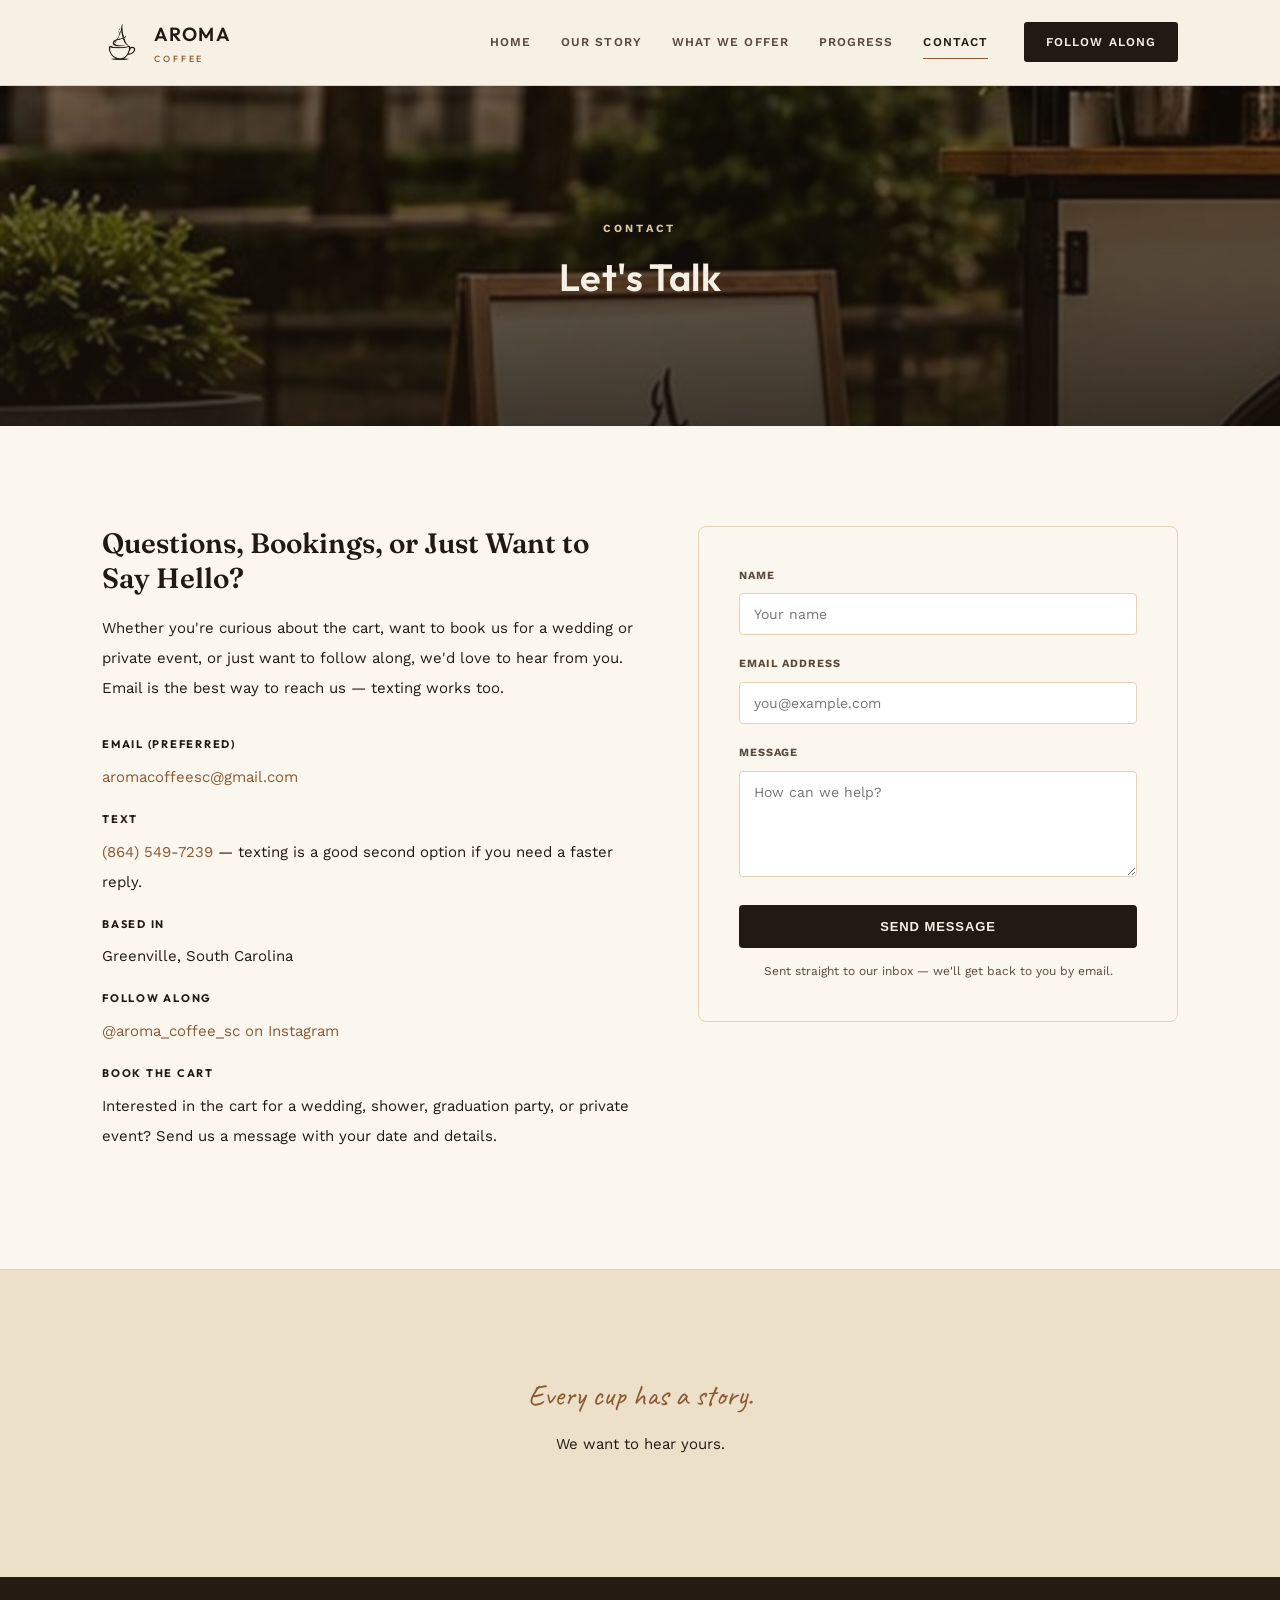
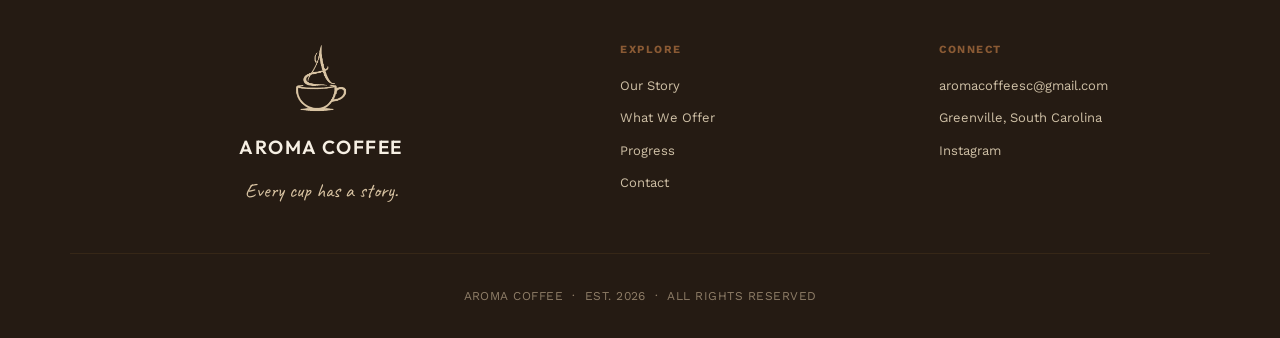
<file: contact.html>
<!DOCTYPE html>
<html lang="en">
<head>
<meta charset="UTF-8">
<meta name="viewport" content="width=device-width, initial-scale=1.0">
<title>Contact — Aroma Coffee</title>
<meta name="description" content="Get in touch with Aroma Coffee — questions, event bookings, or just want to say hello. Greenville, South Carolina.">
<link rel="canonical" href="https://aromacoffeesc.com/contact">
<meta name="theme-color" content="#F7F0E4">
<link rel="icon" href="/images/favicon.ico?v=20261029g" sizes="48x48">
<link rel="icon" type="image/png" sizes="32x32" href="/images/favicon-32.png?v=20261029g">
<link rel="apple-touch-icon" href="/images/apple-touch-icon-180.png?v=20261029g">
<meta property="og:site_name" content="Aroma Coffee">
<meta property="og:type" content="website">
<meta property="og:title" content="Contact — Aroma Coffee">
<meta property="og:description" content="Get in touch with Aroma Coffee — questions, event bookings, or just want to say hello.">
<meta property="og:url" content="https://aromacoffeesc.com/contact">
<meta property="og:image" content="https://aromacoffeesc.com/images/cup-in-hand.jpg?v=20261029g">
<meta property="og:locale" content="en_US">
<meta name="twitter:card" content="summary_large_image">
<meta name="twitter:title" content="Contact — Aroma Coffee">
<meta name="twitter:description" content="Get in touch with Aroma Coffee — questions, event bookings, or just want to say hello.">
<meta name="twitter:image" content="https://aromacoffeesc.com/images/cup-in-hand.jpg?v=20261029g">
<link rel="preconnect" href="https://fonts.googleapis.com">
<link rel="preconnect" href="https://fonts.gstatic.com" crossorigin>
<link rel="stylesheet" href="https://fonts.googleapis.com/css2?family=Fraunces:ital,wght@0,500;0,600;1,500;1,600&family=Outfit:wght@400;500;600;700&family=Work+Sans:wght@300;400;500;600&family=Caveat:wght@500;600;700&display=swap">
<link rel="preload" as="image" href="/images/cart-sign.jpg?v=20261029g">
<link rel="stylesheet" href="/styles.css">
</head>
<body>

<nav class="nav">
  <div class="nav-inner">
    <a href="/" class="nav-logo">
      <img src="/images/logo-icon-ink.png?v=20261029g" alt="">
      <span class="nav-logo-text">Aroma<span>Coffee</span></span>
    </a>
    <div class="nav-links">
      <a href="/">Home</a>
      <a href="/our-story">Our Story</a>
      <a href="/what-we-offer">What We Offer</a>
      <a href="/progress">Progress</a>
      <a href="/contact" class="active">Contact</a>
      <a href="https://www.instagram.com/aroma_coffee_sc/" target="_blank" rel="noopener" class="nav-cta">Follow Along</a>
    </div>
    <button class="nav-toggle" id="navToggle" aria-label="Open menu" aria-expanded="false">
      <span></span><span></span><span></span>
    </button>
  </div>
  <div class="nav-mobile-panel" id="navMobilePanel">
    <a href="/">Home</a>
    <a href="/our-story">Our Story</a>
    <a href="/what-we-offer">What We Offer</a>
    <a href="/progress">Progress</a>
    <a href="/contact" class="active">Contact</a>
    <a href="https://www.instagram.com/aroma_coffee_sc/" target="_blank" rel="noopener" class="nav-cta">Follow Along</a>
  </div>
</nav>
<script>
(function() {
  var toggle = document.getElementById('navToggle');
  var panel = document.getElementById('navMobilePanel');
  if (toggle && panel) {
    toggle.addEventListener('click', function() {
      var isOpen = panel.classList.toggle('open');
      toggle.classList.toggle('open', isOpen);
      toggle.setAttribute('aria-expanded', isOpen ? 'true' : 'false');
      toggle.setAttribute('aria-label', isOpen ? 'Close menu' : 'Open menu');
    });
  }
})();
</script>

<!-- HERO -->
<section class="hero" style="min-height:340px; background-image:url('/images/cart-sign.jpg?v=20261029g'); background-position:center 30%;">
  <div class="hero-overlay"></div>
  <div class="hero-content">
    <div class="eyebrow">Contact</div>
    <h1 class="hero-title" style="font-size:38px;">Let's Talk</h1>
  </div>
</section>

<section class="section">
  <div class="container" style="display:flex; flex-wrap:wrap; gap:64px; align-items:flex-start;">
    <div style="flex:1 1 320px;">
      <h2 class="section-title" style="text-align:left; font-size:28px;">Questions, Bookings, or Just Want to Say Hello?</h2>
      <p class="body-text">Whether you're curious about the cart, want to book us for a wedding or private event, or just want to follow along, we'd love to hear from you. Email is the best way to reach us — texting works too.</p>

      <div style="margin-top:32px;">
        <div class="card-title" style="margin-bottom:8px;">Email (Preferred)</div>
        <p class="body-text"><a href="mailto:aromacoffeesc@gmail.com" style="color:var(--leather);">aromacoffeesc@gmail.com</a></p>
      </div>
      <div style="margin-top:8px;">
        <div class="card-title" style="margin-bottom:8px;">Text</div>
        <p class="body-text"><a href="tel:+18645497239" style="color:var(--leather);">(864) 549-7239</a> — texting is a good second option if you need a faster reply.</p>
      </div>
      <div style="margin-top:8px;">
        <div class="card-title" style="margin-bottom:8px;">Based In</div>
        <p class="body-text">Greenville, South Carolina</p>
      </div>
      <div style="margin-top:8px;">
        <div class="card-title" style="margin-bottom:8px;">Follow Along</div>
        <p class="body-text"><a href="https://www.instagram.com/aroma_coffee_sc/" target="_blank" rel="noopener" style="color:var(--leather);">@aroma_coffee_sc on Instagram</a></p>
      </div>
      <div style="margin-top:8px;">
        <div class="card-title" style="margin-bottom:8px;">Book the Cart</div>
        <p class="body-text">Interested in the cart for a wedding, shower, graduation party, or private event? Send us a message with your date and details.</p>
      </div>
    </div>

    <div class="form-box" style="margin:0; flex:1 1 360px;">
      <form data-contact-form>
        <label class="form-label">Name</label>
        <input class="form-input" type="text" name="name" placeholder="Your name" required>
        <label class="form-label">Email Address</label>
        <input class="form-input" type="email" name="email" placeholder="you@example.com" required>
        <label class="form-label">Message</label>
        <textarea class="form-input" name="message" rows="5" placeholder="How can we help?" required style="resize:vertical;"></textarea>
        <input type="text" name="company" tabindex="-1" autocomplete="off" style="position:absolute; left:-9999px;" aria-hidden="true">
        <button class="form-submit" type="submit">Send Message</button>
      </form>
      <p class="form-note">Sent straight to our inbox — we'll get back to you by email.</p>
    </div>
  </div>
</section>

<section class="section section-cream-deep section-border-top center">
  <div class="container-narrow">
    <p class="script-tag">Every cup has a story.</p>
    <p class="body-text" style="margin-top:8px;">We want to hear yours.</p>
  </div>
</section>

<footer class="footer">
  <div class="footer-inner">
    <div class="footer-brand">
      <a href="/" aria-label="Back to home"><img loading="lazy" decoding="async" class="footer-logo" src="/images/logo-icon-tan.png?v=20261029g" alt="Aroma Coffee home"></a>
      <div class="footer-brand-name">Aroma Coffee</div>
      <p class="footer-tagline">Every cup has a story.</p>
    </div>
    <div class="footer-col">
      <h4>Explore</h4>
      <a href="/our-story">Our Story</a>
      <a href="/what-we-offer">What We Offer</a>
      <a href="/progress">Progress</a>
      <a href="/contact">Contact</a>
    </div>
    <div class="footer-col">
      <h4>Connect</h4>
      <a href="mailto:aromacoffeesc@gmail.com">aromacoffeesc@gmail.com</a>
      <p>Greenville, South Carolina</p>
      <a href="https://www.instagram.com/aroma_coffee_sc/" target="_blank" rel="noopener">Instagram</a>
    </div>
  </div>
  <div class="footer-bottom">
    <p>AROMA COFFEE &nbsp;&middot;&nbsp; EST. 2026 &nbsp;&middot;&nbsp; ALL RIGHTS RESERVED</p>
  </div>
</footer>

<script src="/forms.js" defer></script>
<script src="/motion.js" defer></script>
</body>
</html>
</file>
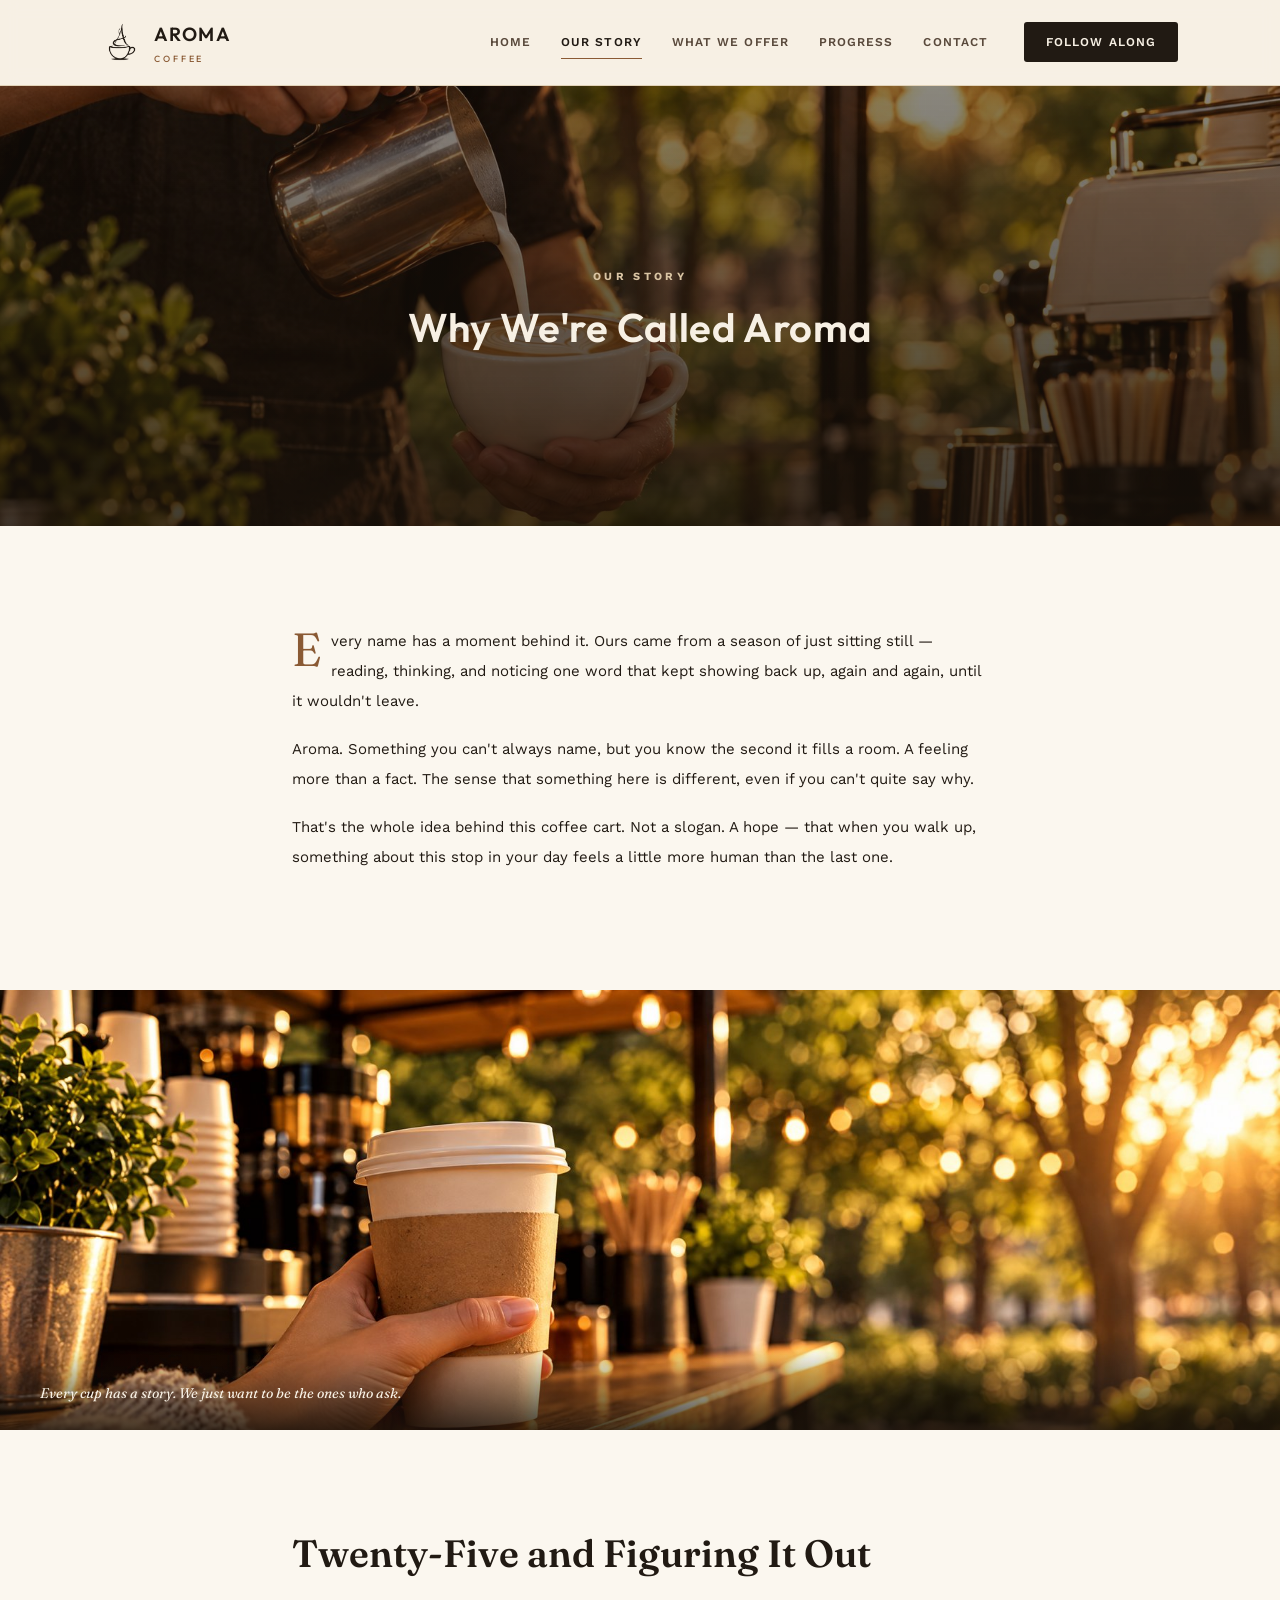
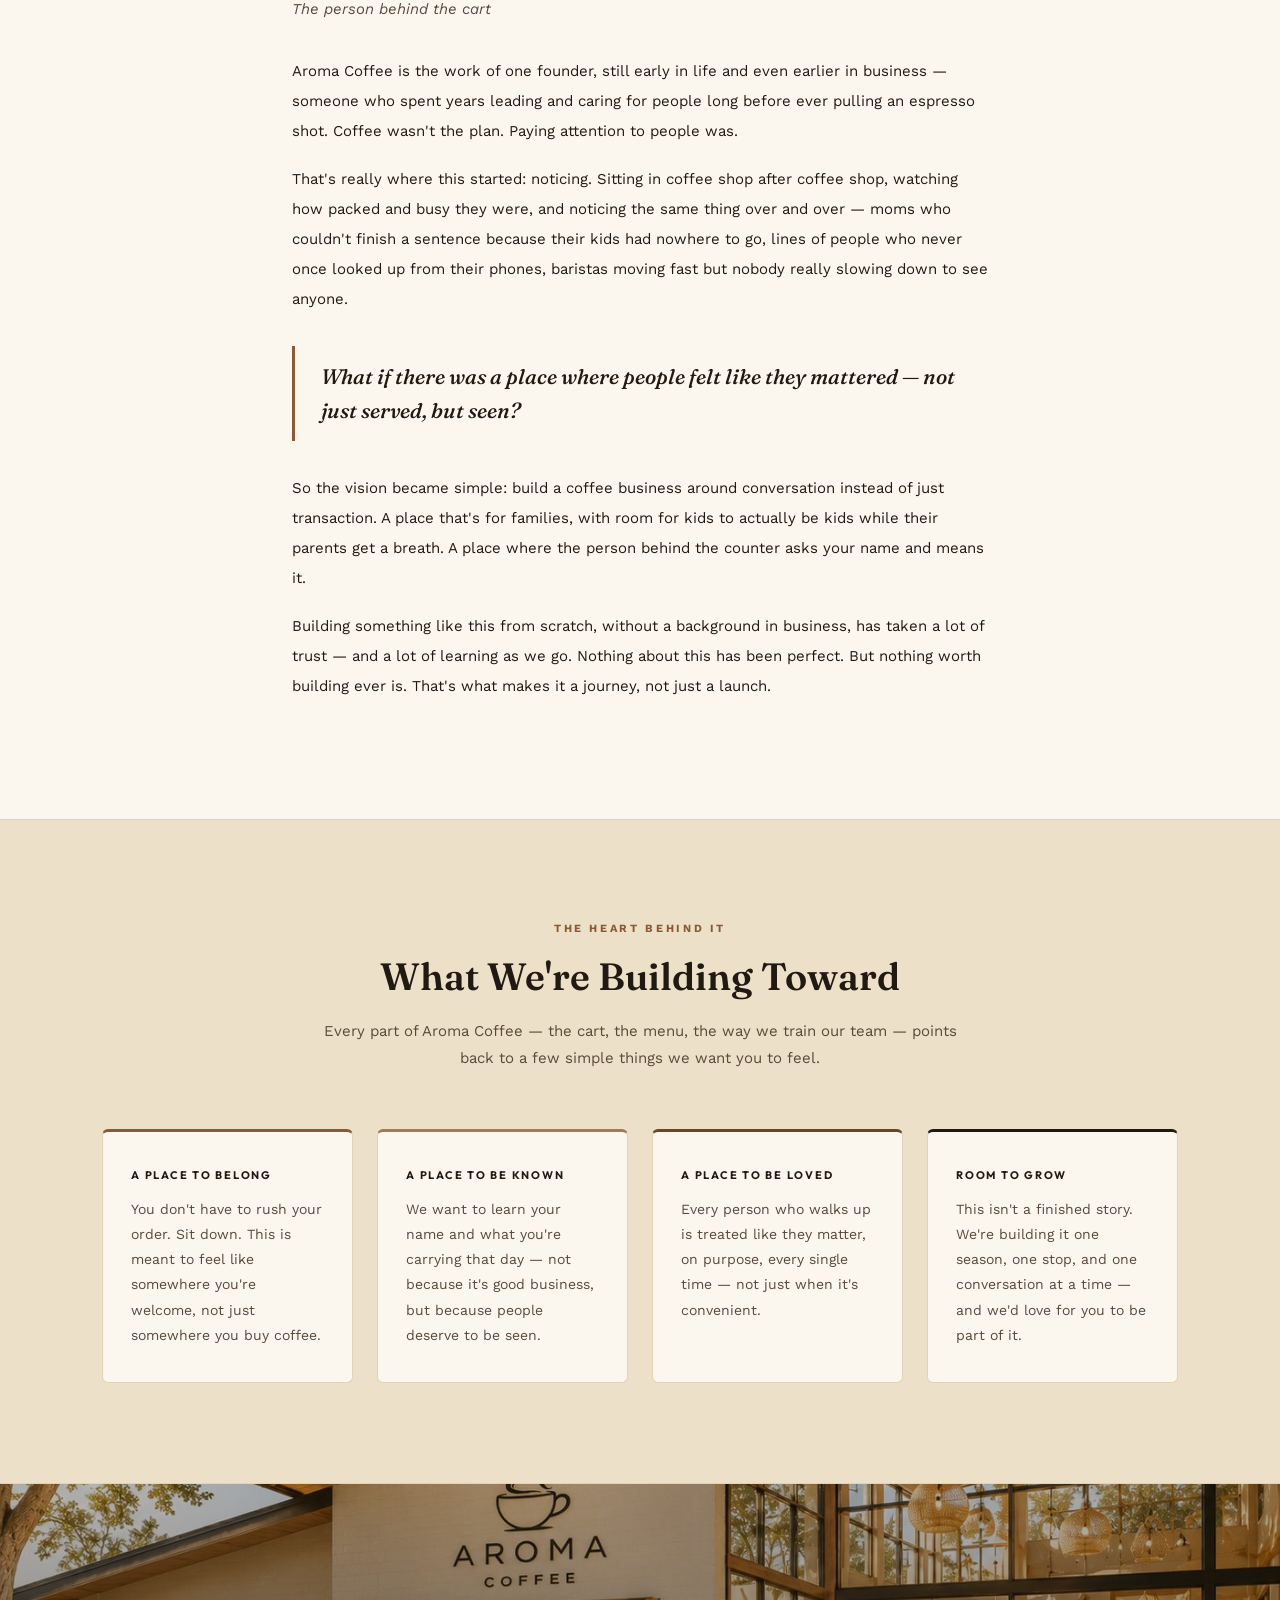
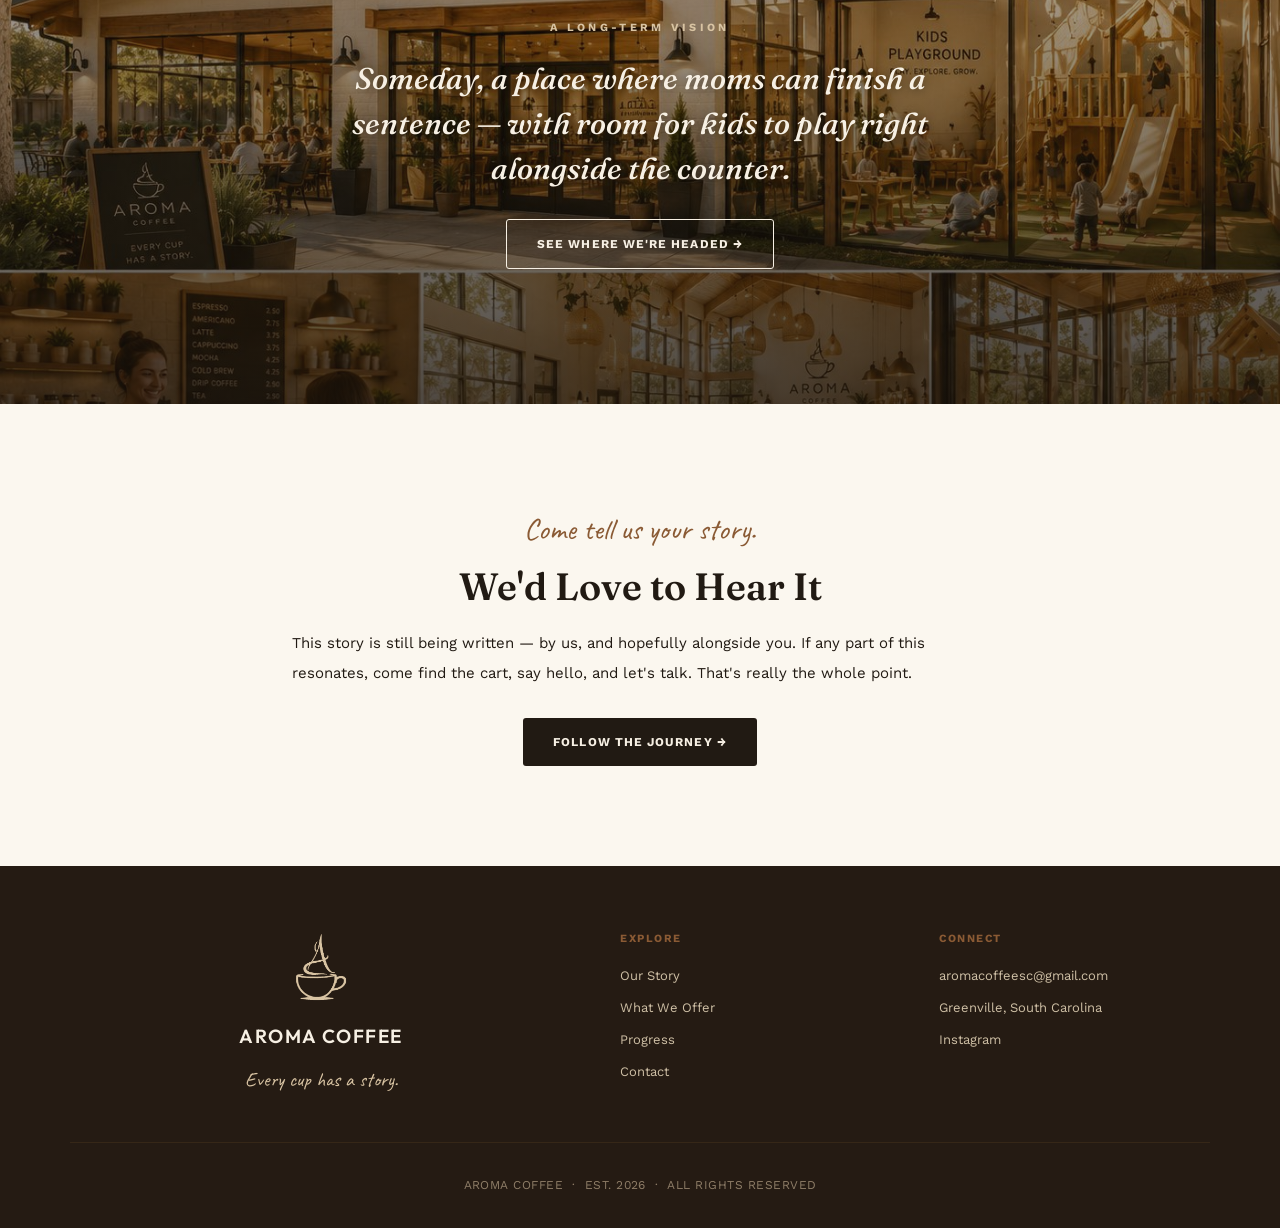
<file: our-story.html>
<!DOCTYPE html>
<html lang="en">
<head>
<meta charset="UTF-8">
<meta name="viewport" content="width=device-width, initial-scale=1.0">
<title>Our Story — Aroma Coffee</title>
<meta name="description" content="How Aroma Coffee began: a 25-year-old founder, a name that came from noticing something in the room, and a vision for a coffee cart where every cup starts a conversation.">
<link rel="canonical" href="https://aromacoffeesc.com/our-story">
<meta name="theme-color" content="#F7F0E4">
<link rel="icon" href="/images/favicon.ico?v=20261029g" sizes="48x48">
<link rel="icon" type="image/png" sizes="32x32" href="/images/favicon-32.png?v=20261029g">
<link rel="apple-touch-icon" href="/images/apple-touch-icon-180.png?v=20261029g">
<meta property="og:site_name" content="Aroma Coffee">
<meta property="og:type" content="website">
<meta property="og:title" content="Our Story — Aroma Coffee">
<meta property="og:description" content="How Aroma Coffee began, and the heart behind every cup we pour.">
<meta property="og:url" content="https://aromacoffeesc.com/our-story">
<meta property="og:image" content="https://aromacoffeesc.com/images/cup-in-hand.jpg?v=20261029g">
<meta property="og:locale" content="en_US">
<meta name="twitter:card" content="summary_large_image">
<meta name="twitter:title" content="Our Story — Aroma Coffee">
<meta name="twitter:description" content="How Aroma Coffee began, and the heart behind every cup we pour.">
<meta name="twitter:image" content="https://aromacoffeesc.com/images/cup-in-hand.jpg?v=20261029g">
<link rel="preconnect" href="https://fonts.googleapis.com">
<link rel="preconnect" href="https://fonts.gstatic.com" crossorigin>
<link rel="stylesheet" href="https://fonts.googleapis.com/css2?family=Fraunces:ital,wght@0,500;0,600;1,500;1,600&family=Outfit:wght@400;500;600;700&family=Work+Sans:wght@300;400;500;600&family=Caveat:wght@500;600;700&display=swap">
<link rel="preload" as="image" href="/images/barista-pour.jpg?v=20261029g">
<link rel="stylesheet" href="/styles.css">
</head>
<body>

<nav class="nav">
  <div class="nav-inner">
    <a href="/" class="nav-logo">
      <img src="/images/logo-icon-ink.png?v=20261029g" alt="">
      <span class="nav-logo-text">Aroma<span>Coffee</span></span>
    </a>
    <div class="nav-links">
      <a href="/">Home</a>
      <a href="/our-story" class="active">Our Story</a>
      <a href="/what-we-offer">What We Offer</a>
      <a href="/progress">Progress</a>
      <a href="/contact">Contact</a>
      <a href="https://www.instagram.com/aroma_coffee_sc/" target="_blank" rel="noopener" class="nav-cta">Follow Along</a>
    </div>
    <button class="nav-toggle" id="navToggle" aria-label="Open menu" aria-expanded="false">
      <span></span><span></span><span></span>
    </button>
  </div>
  <div class="nav-mobile-panel" id="navMobilePanel">
    <a href="/">Home</a>
    <a href="/our-story" class="active">Our Story</a>
    <a href="/what-we-offer">What We Offer</a>
    <a href="/progress">Progress</a>
    <a href="/contact">Contact</a>
    <a href="https://www.instagram.com/aroma_coffee_sc/" target="_blank" rel="noopener" class="nav-cta">Follow Along</a>
  </div>
</nav>
<script>
(function() {
  var toggle = document.getElementById('navToggle');
  var panel = document.getElementById('navMobilePanel');
  if (toggle && panel) {
    toggle.addEventListener('click', function() {
      var isOpen = panel.classList.toggle('open');
      toggle.classList.toggle('open', isOpen);
      toggle.setAttribute('aria-expanded', isOpen ? 'true' : 'false');
      toggle.setAttribute('aria-label', isOpen ? 'Close menu' : 'Open menu');
    });
  }
})();
</script>

<!-- HERO -->
<section class="hero" style="min-height:440px; background-image:url('/images/barista-pour.jpg?v=20261029g'); background-position:center 35%;">
  <div class="hero-overlay"></div>
  <div class="hero-content">
    <div class="eyebrow">Our Story</div>
    <h1 class="hero-title" style="font-size:40px;">Why We're Called Aroma</h1>
  </div>
</section>

<!-- OPENING -->
<section class="section">
  <div class="container-narrow">
    <p class="body-text dropcap">Every name has a moment behind it. Ours came from a season of just sitting still — reading, thinking, and noticing one word that kept showing back up, again and again, until it wouldn't leave.</p>
    <p class="body-text">Aroma. Something you can't always name, but you know the second it fills a room. A feeling more than a fact. The sense that something here is different, even if you can't quite say why.</p>
    <p class="body-text">That's the whole idea behind this coffee cart. Not a slogan. A hope — that when you walk up, something about this stop in your day feels a little more human than the last one.</p>
  </div>
</section>

<div class="img-wrap">
  <img loading="lazy" decoding="async" class="img-full" src="/images/cup-in-hand.jpg?v=20261029g" alt="A hand holding an Aroma Coffee cup" style="object-position:center 30%;">
  <div class="img-caption">Every cup has a story. We just want to be the ones who ask.</div>
</div>

<!-- FOUNDER -->
<section class="section">
  <div class="container-narrow">
    <h2 class="section-title" style="text-align:left;">Twenty-Five and Figuring It Out</h2>
    <p class="body-text" style="font-style:italic; color:var(--ink-soft); margin-bottom:32px;">The person behind the cart</p>

    <p class="body-text">Aroma Coffee is the work of one founder, still early in life and even earlier in business — someone who spent years leading and caring for people long before ever pulling an espresso shot. Coffee wasn't the plan. Paying attention to people was.</p>
    <p class="body-text">That's really where this started: noticing. Sitting in coffee shop after coffee shop, watching how packed and busy they were, and noticing the same thing over and over — moms who couldn't finish a sentence because their kids had nowhere to go, lines of people who never once looked up from their phones, baristas moving fast but nobody really slowing down to see anyone.</p>

    <div class="pull-quote"><p>What if there was a place where people felt like they mattered — not just served, but seen?</p></div>

    <p class="body-text">So the vision became simple: build a coffee business around conversation instead of just transaction. A place that's for families, with room for kids to actually be kids while their parents get a breath. A place where the person behind the counter asks your name and means it.</p>
    <p class="body-text">Building something like this from scratch, without a background in business, has taken a lot of trust — and a lot of learning as we go. Nothing about this has been perfect. But nothing worth building ever is. That's what makes it a journey, not just a launch.</p>
  </div>
</section>

<!-- CORE VALUES -->
<section class="section section-cream-deep section-border-top section-border-bottom">
  <div class="container">
    <div class="section-head">
      <div class="section-eyebrow">The Heart Behind It</div>
      <h2 class="section-title">What We're Building Toward</h2>
      <p class="section-sub">Every part of Aroma Coffee — the cart, the menu, the way we train our team — points back to a few simple things we want you to feel.</p>
    </div>

    <div class="cards-grid">
      <div class="card">
        <div class="card-title">A Place to Belong</div>
        <p>You don't have to rush your order. Sit down. This is meant to feel like somewhere you're welcome, not just somewhere you buy coffee.</p>
      </div>
      <div class="card">
        <div class="card-title">A Place to Be Known</div>
        <p>We want to learn your name and what you're carrying that day — not because it's good business, but because people deserve to be seen.</p>
      </div>
      <div class="card">
        <div class="card-title">A Place to Be Loved</div>
        <p>Every person who walks up is treated like they matter, on purpose, every single time — not just when it's convenient.</p>
      </div>
      <div class="card">
        <div class="card-title">Room to Grow</div>
        <p>This isn't a finished story. We're building it one season, one stop, and one conversation at a time — and we'd love for you to be part of it.</p>
      </div>
    </div>
  </div>
</section>

<!-- FAMILIES -->
<div class="mission-band">
  <img src="/images/shop-building-daylight.jpg?v=20261029g" alt="Concept rendering of a future Aroma Coffee shop with a kids' play space" loading="lazy" decoding="async">
  <div class="mission-band-overlay">
    <div class="eyebrow">A Long-Term Vision</div>
    <p class="mission-band-quote">Someday, a place where moms can finish a sentence — with room for kids to play right alongside the counter.</p>
    <a href="/progress" class="btn btn-outline" style="margin-top:28px;">See Where We're Headed →</a>
  </div>
</div>

<!-- CLOSING -->
<section class="section">
  <div class="container-narrow center">
    <p class="script-tag">Come tell us your story.</p>
    <h2 class="section-title" style="margin-top:8px;">We'd Love to Hear It</h2>
    <p class="body-text" style="text-align:left;">This story is still being written — by us, and hopefully alongside you. If any part of this resonates, come find the cart, say hello, and let's talk. That's really the whole point.</p>
    <a href="/progress" class="btn btn-dark" style="margin-top:12px;">Follow the Journey →</a>
  </div>
</section>

<footer class="footer">
  <div class="footer-inner">
    <div class="footer-brand">
      <a href="/" aria-label="Back to home"><img loading="lazy" decoding="async" class="footer-logo" src="/images/logo-icon-tan.png?v=20261029g" alt="Aroma Coffee home"></a>
      <div class="footer-brand-name">Aroma Coffee</div>
      <p class="footer-tagline">Every cup has a story.</p>
    </div>
    <div class="footer-col">
      <h4>Explore</h4>
      <a href="/our-story">Our Story</a>
      <a href="/what-we-offer">What We Offer</a>
      <a href="/progress">Progress</a>
      <a href="/contact">Contact</a>
    </div>
    <div class="footer-col">
      <h4>Connect</h4>
      <a href="mailto:aromacoffeesc@gmail.com">aromacoffeesc@gmail.com</a>
      <p>Greenville, South Carolina</p>
      <a href="https://www.instagram.com/aroma_coffee_sc/" target="_blank" rel="noopener">Instagram</a>
    </div>
  </div>
  <div class="footer-bottom">
    <p>AROMA COFFEE &nbsp;&middot;&nbsp; EST. 2026 &nbsp;&middot;&nbsp; ALL RIGHTS RESERVED</p>
  </div>
</footer>

<script src="/motion.js" defer></script>
</body>
</html>
</file>
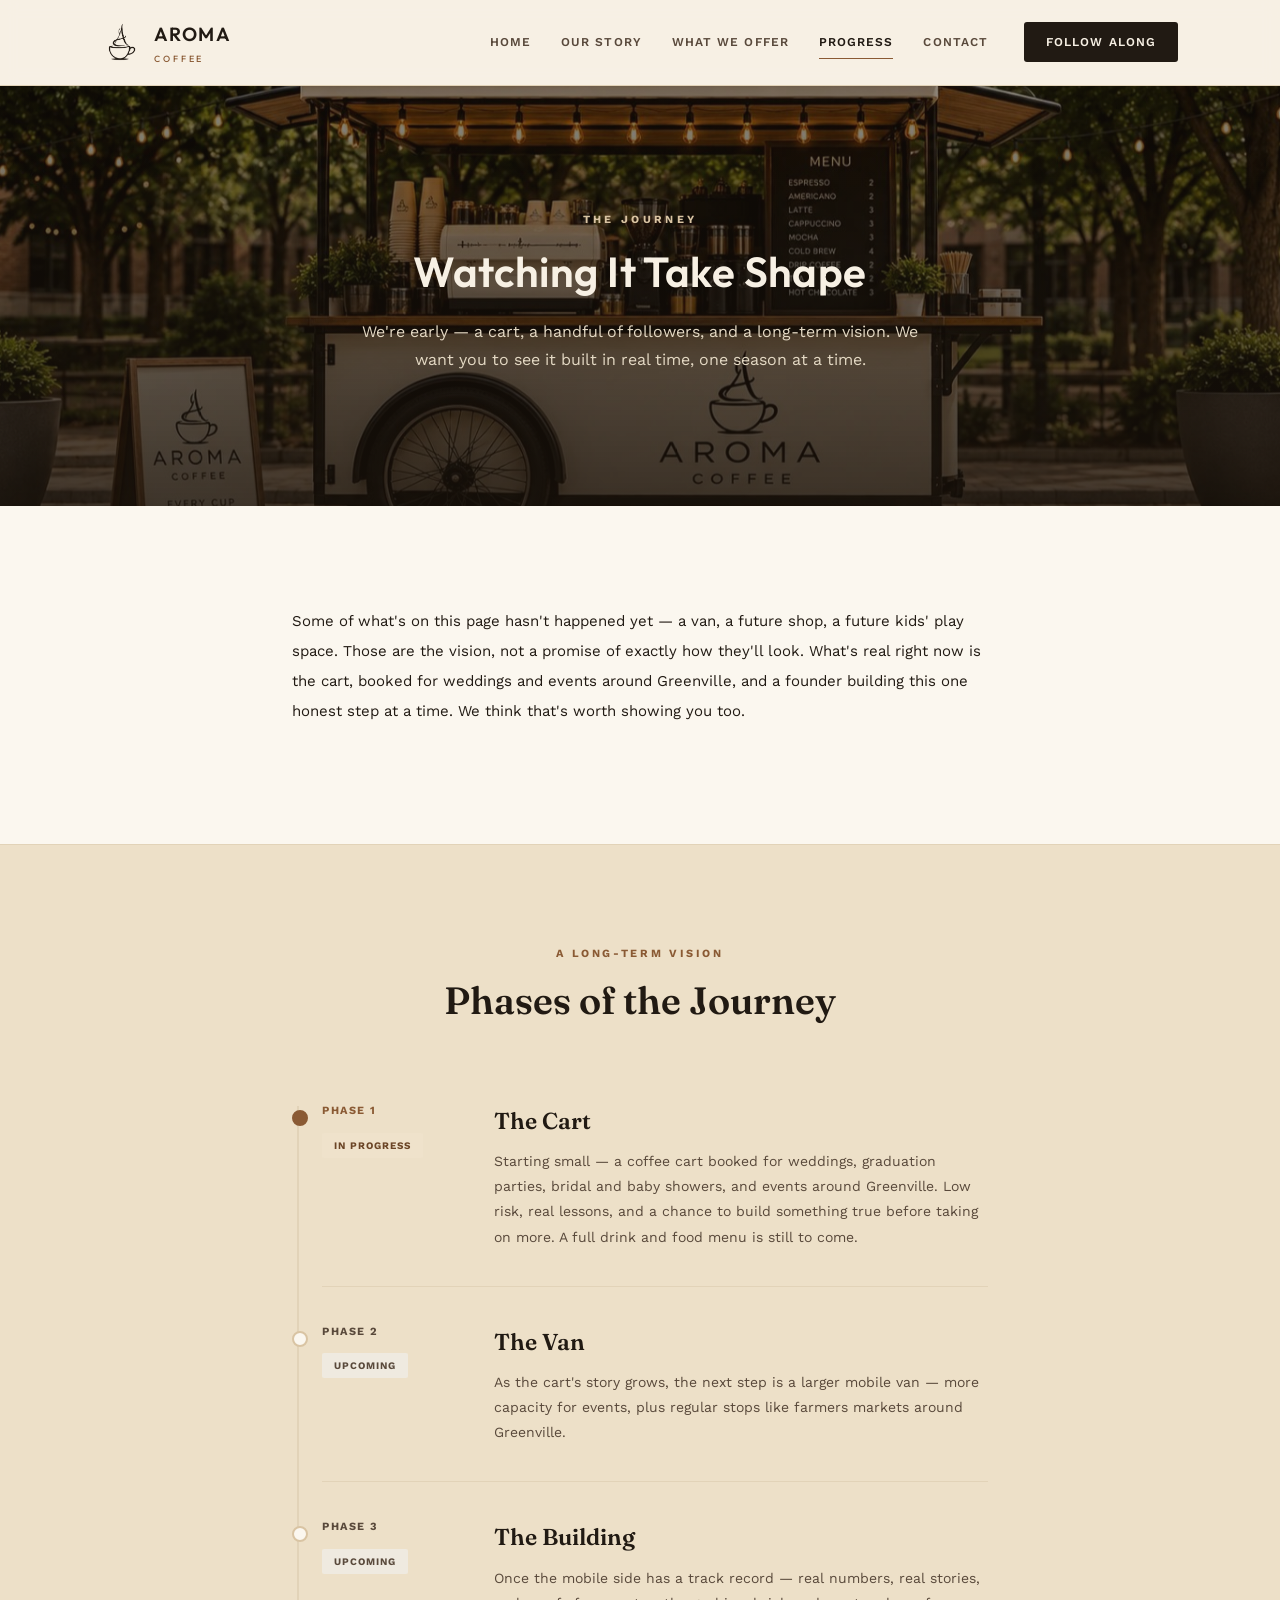
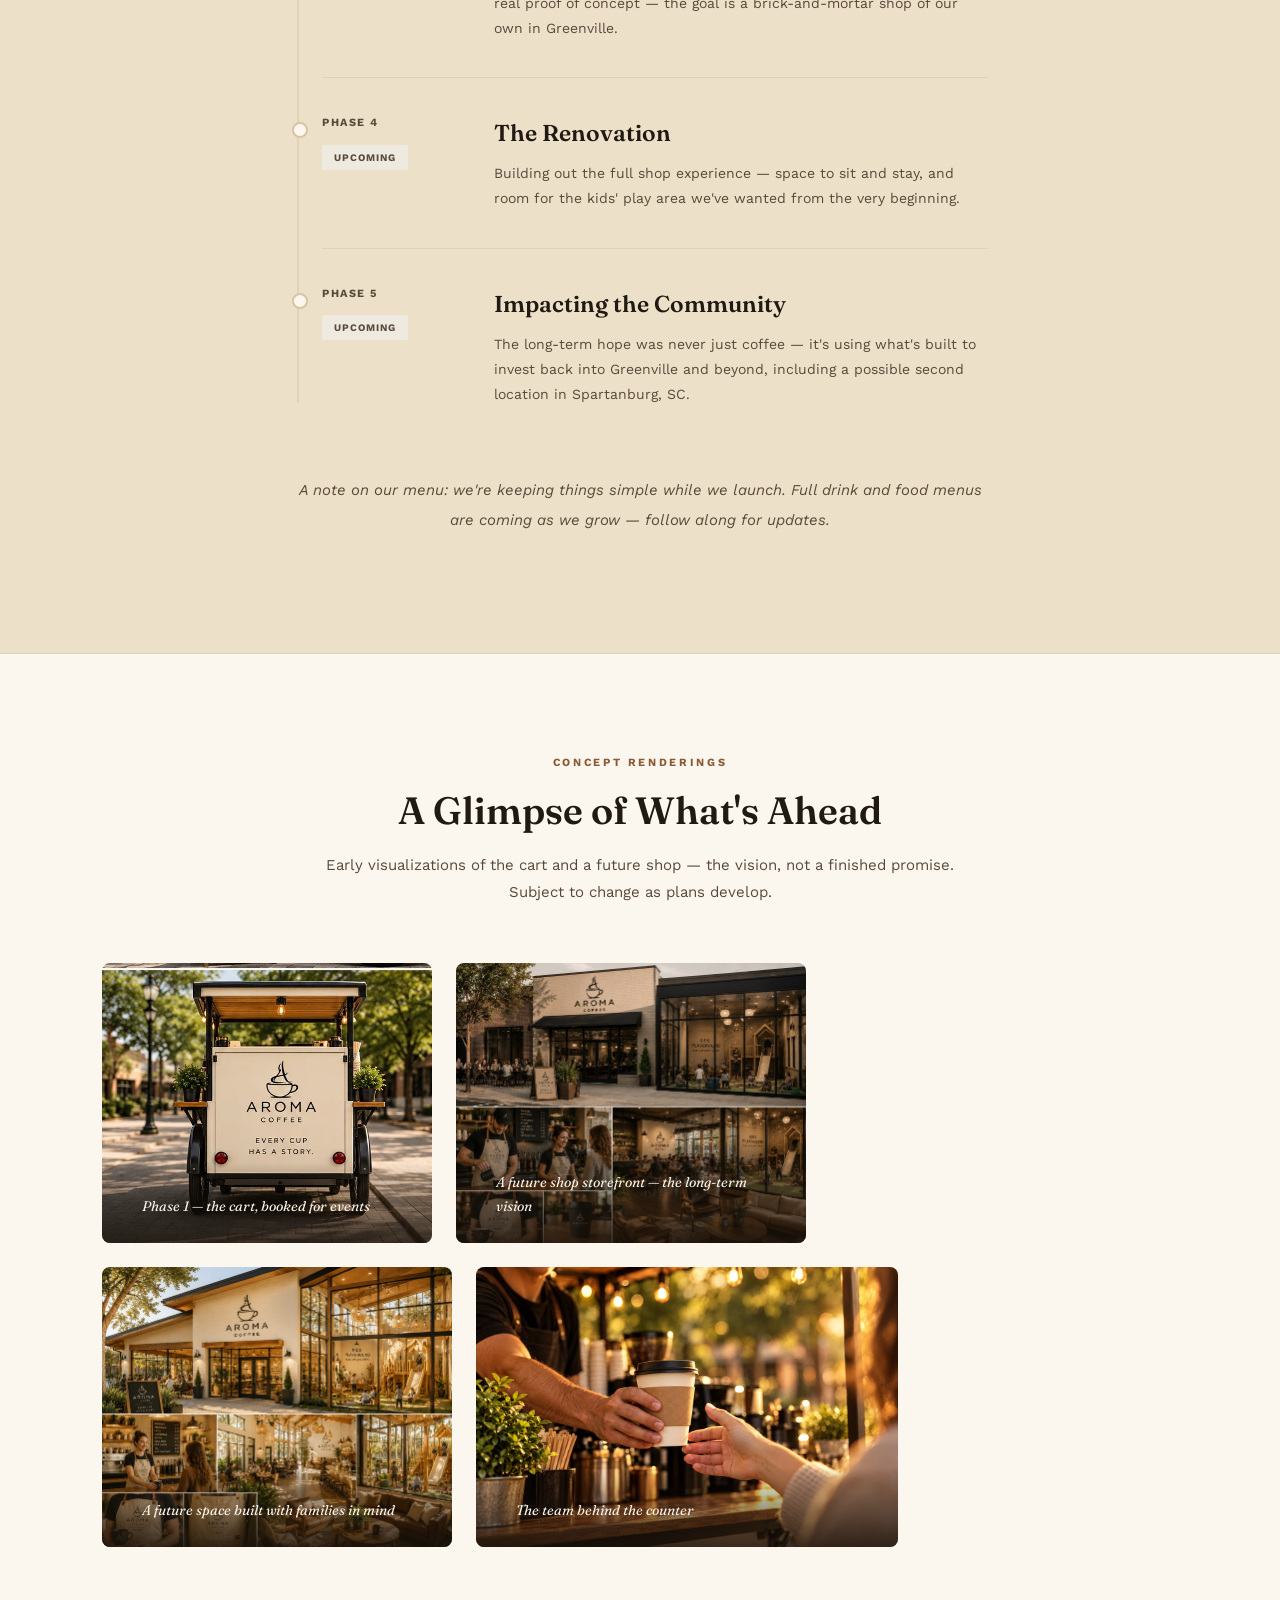
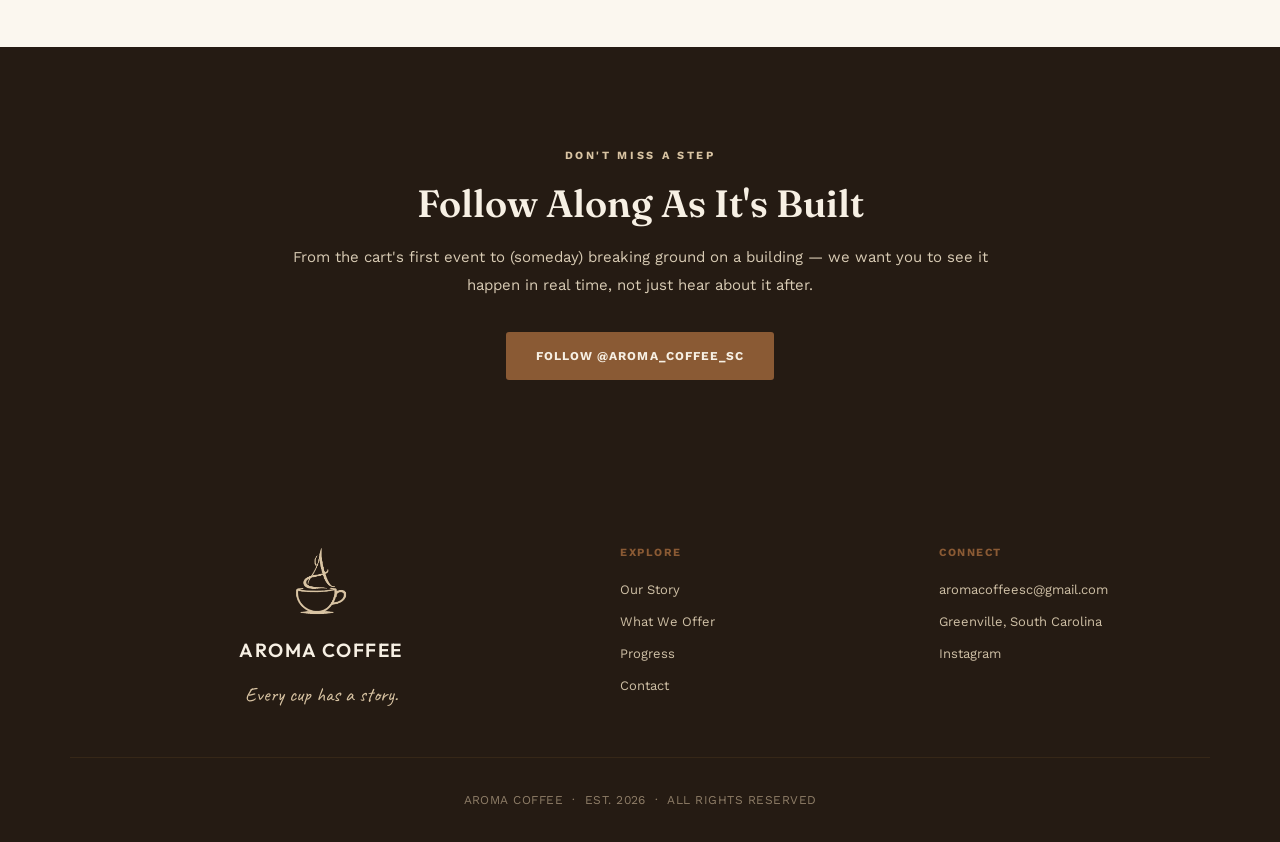
<file: progress.html>
<!DOCTYPE html>
<html lang="en">
<head>
<meta charset="UTF-8">
<meta name="viewport" content="width=device-width, initial-scale=1.0">
<title>Progress & the Journey Ahead — Aroma Coffee</title>
<meta name="description" content="Follow Aroma Coffee's journey from a coffee cart in Greenville, SC to a van, a building of our own, and beyond.">
<link rel="canonical" href="https://aromacoffeesc.com/progress">
<meta name="theme-color" content="#F7F0E4">
<link rel="icon" href="/images/favicon.ico?v=20261029g" sizes="48x48">
<link rel="icon" type="image/png" sizes="32x32" href="/images/favicon-32.png?v=20261029g">
<link rel="apple-touch-icon" href="/images/apple-touch-icon-180.png?v=20261029g">
<meta property="og:site_name" content="Aroma Coffee">
<meta property="og:type" content="website">
<meta property="og:title" content="Progress & the Journey Ahead — Aroma Coffee">
<meta property="og:description" content="Follow Aroma Coffee's journey from a coffee cart to a van, a building of our own, and beyond.">
<meta property="og:url" content="https://aromacoffeesc.com/progress">
<meta property="og:image" content="https://aromacoffeesc.com/images/shop-building-daylight.jpg?v=20261029g">
<meta property="og:locale" content="en_US">
<meta name="twitter:card" content="summary_large_image">
<meta name="twitter:title" content="Progress & the Journey Ahead — Aroma Coffee">
<meta name="twitter:description" content="Follow Aroma Coffee's journey from a coffee cart to a van, a building of our own, and beyond.">
<meta name="twitter:image" content="https://aromacoffeesc.com/images/shop-building-daylight.jpg?v=20261029g">
<link rel="preconnect" href="https://fonts.googleapis.com">
<link rel="preconnect" href="https://fonts.gstatic.com" crossorigin>
<link rel="stylesheet" href="https://fonts.googleapis.com/css2?family=Fraunces:ital,wght@0,500;0,600;1,500;1,600&family=Outfit:wght@400;500;600;700&family=Work+Sans:wght@300;400;500;600&family=Caveat:wght@500;600;700&display=swap">
<link rel="preload" as="image" href="/images/coffee-cart.jpg?v=20261029g">
<link rel="stylesheet" href="/styles.css">
</head>
<body>

<nav class="nav">
  <div class="nav-inner">
    <a href="/" class="nav-logo">
      <img src="/images/logo-icon-ink.png?v=20261029g" alt="">
      <span class="nav-logo-text">Aroma<span>Coffee</span></span>
    </a>
    <div class="nav-links">
      <a href="/">Home</a>
      <a href="/our-story">Our Story</a>
      <a href="/what-we-offer">What We Offer</a>
      <a href="/progress" class="active">Progress</a>
      <a href="/contact">Contact</a>
      <a href="https://www.instagram.com/aroma_coffee_sc/" target="_blank" rel="noopener" class="nav-cta">Follow Along</a>
    </div>
    <button class="nav-toggle" id="navToggle" aria-label="Open menu" aria-expanded="false">
      <span></span><span></span><span></span>
    </button>
  </div>
  <div class="nav-mobile-panel" id="navMobilePanel">
    <a href="/">Home</a>
    <a href="/our-story">Our Story</a>
    <a href="/what-we-offer">What We Offer</a>
    <a href="/progress" class="active">Progress</a>
    <a href="/contact">Contact</a>
    <a href="https://www.instagram.com/aroma_coffee_sc/" target="_blank" rel="noopener" class="nav-cta">Follow Along</a>
  </div>
</nav>
<script>
(function() {
  var toggle = document.getElementById('navToggle');
  var panel = document.getElementById('navMobilePanel');
  if (toggle && panel) {
    toggle.addEventListener('click', function() {
      var isOpen = panel.classList.toggle('open');
      toggle.classList.toggle('open', isOpen);
      toggle.setAttribute('aria-expanded', isOpen ? 'true' : 'false');
      toggle.setAttribute('aria-label', isOpen ? 'Close menu' : 'Open menu');
    });
  }
})();
</script>

<!-- HERO -->
<section class="hero" style="min-height:420px; background-image:url('/images/coffee-cart.jpg?v=20261029g');">
  <div class="hero-overlay"></div>
  <div class="hero-content">
    <div class="eyebrow">The Journey</div>
    <h1 class="hero-title" style="font-size:42px;">Watching It Take Shape</h1>
    <p class="hero-sub">We're early — a cart, a handful of followers, and a long-term vision. We want you to see it built in real time, one season at a time.</p>
  </div>
</section>

<!-- INTRO -->
<section class="section">
  <div class="container-narrow center">
    <p class="body-text" style="text-align:left;">Some of what's on this page hasn't happened yet — a van, a future shop, a future kids' play space. Those are the vision, not a promise of exactly how they'll look. What's real right now is the cart, booked for weddings and events around Greenville, and a founder building this one honest step at a time. We think that's worth showing you too.</p>
  </div>
</section>

<!-- PHASES -->
<section class="section section-cream-deep section-border-top section-border-bottom">
  <div class="container-narrow">
    <div class="section-head" style="margin-bottom:40px;">
      <div class="section-eyebrow">A Long-Term Vision</div>
      <h2 class="section-title">Phases of the Journey</h2>
    </div>

    <div class="phase-list">
      <div class="phase-item">
        <div>
          <div class="phase-tag active">Phase 1</div>
          <span class="phase-status active">In Progress</span>
        </div>
        <div>
          <h3 class="phase-title">The Cart</h3>
          <p class="phase-desc">Starting small — a coffee cart booked for weddings, graduation parties, bridal and baby showers, and events around Greenville. Low risk, real lessons, and a chance to build something true before taking on more. A full drink and food menu is still to come.</p>
        </div>
      </div>

      <div class="phase-item">
        <div>
          <div class="phase-tag">Phase 2</div>
          <span class="phase-status upcoming">Upcoming</span>
        </div>
        <div>
          <h3 class="phase-title">The Van</h3>
          <p class="phase-desc">As the cart's story grows, the next step is a larger mobile van — more capacity for events, plus regular stops like farmers markets around Greenville.</p>
        </div>
      </div>

      <div class="phase-item">
        <div>
          <div class="phase-tag">Phase 3</div>
          <span class="phase-status upcoming">Upcoming</span>
        </div>
        <div>
          <h3 class="phase-title">The Building</h3>
          <p class="phase-desc">Once the mobile side has a track record — real numbers, real stories, real proof of concept — the goal is a brick-and-mortar shop of our own in Greenville.</p>
        </div>
      </div>

      <div class="phase-item">
        <div>
          <div class="phase-tag">Phase 4</div>
          <span class="phase-status upcoming">Upcoming</span>
        </div>
        <div>
          <h3 class="phase-title">The Renovation</h3>
          <p class="phase-desc">Building out the full shop experience — space to sit and stay, and room for the kids' play area we've wanted from the very beginning.</p>
        </div>
      </div>

      <div class="phase-item">
        <div>
          <div class="phase-tag">Phase 5</div>
          <span class="phase-status upcoming">Upcoming</span>
        </div>
        <div>
          <h3 class="phase-title">Impacting the Community</h3>
          <p class="phase-desc">The long-term hope was never just coffee — it's using what's built to invest back into Greenville and beyond, including a possible second location in Spartanburg, SC.</p>
        </div>
      </div>
    </div>

    <p class="body-text center" style="margin-top:32px; font-style:italic; color:var(--ink-soft);">A note on our menu: we're keeping things simple while we launch. Full drink and food menus are coming as we grow — follow along for updates.</p>
  </div>
</section>

<!-- VISION GALLERY -->
<section class="section">
  <div class="container">
    <div class="section-head">
      <div class="section-eyebrow">Concept Renderings</div>
      <h2 class="section-title">A Glimpse of What's Ahead</h2>
      <p class="section-sub">Early visualizations of the cart and a future shop — the vision, not a finished promise. Subject to change as plans develop.</p>
    </div>

    <div class="cards-grid">
      <div class="img-wrap" style="border-radius:8px; overflow:hidden;">
        <img loading="lazy" decoding="async" src="/images/coffee-cart-back.jpg?v=20261029g" alt="Aroma Coffee cart rendering" style="height:280px; object-fit:cover; width:100%;">
        <div class="img-caption">Phase 1 — the cart, booked for events</div>
      </div>
      <div class="img-wrap" style="border-radius:8px; overflow:hidden;">
        <img loading="lazy" decoding="async" src="/images/shop-storefront.jpg?v=20261029g" alt="Future Aroma Coffee shop storefront rendering" style="height:280px; object-fit:cover; width:100%;">
        <div class="img-caption">A future shop storefront — the long-term vision</div>
      </div>
      <div class="img-wrap" style="border-radius:8px; overflow:hidden;">
        <img loading="lazy" decoding="async" src="/images/shop-building-daylight.jpg?v=20261029g" alt="Future Aroma Coffee shop with kids' play space rendering" style="height:280px; object-fit:cover; width:100%;">
        <div class="img-caption">A future space built with families in mind</div>
      </div>
      <div class="img-wrap" style="border-radius:8px; overflow:hidden;">
        <img loading="lazy" decoding="async" src="/images/cart-handoff.jpg?v=20261029g" alt="Handing a customer their Aroma Coffee order" style="height:280px; object-fit:cover; width:100%; object-position:center 35%;">
        <div class="img-caption">The team behind the counter</div>
      </div>
    </div>
  </div>
</section>

<!-- FOLLOW CTA -->
<section class="section section-espresso">
  <div class="container-narrow center">
    <div class="section-eyebrow light">Don't Miss a Step</div>
    <h2 class="section-title light">Follow Along As It's Built</h2>
    <p class="section-sub light mb-md">From the cart's first event to (someday) breaking ground on a building — we want you to see it happen in real time, not just hear about it after.</p>
    <a href="https://www.instagram.com/aroma_coffee_sc/" target="_blank" rel="noopener" class="btn btn-primary">Follow @aroma_coffee_sc</a>
  </div>
</section>

<footer class="footer">
  <div class="footer-inner">
    <div class="footer-brand">
      <a href="/" aria-label="Back to home"><img loading="lazy" decoding="async" class="footer-logo" src="/images/logo-icon-tan.png?v=20261029g" alt="Aroma Coffee home"></a>
      <div class="footer-brand-name">Aroma Coffee</div>
      <p class="footer-tagline">Every cup has a story.</p>
    </div>
    <div class="footer-col">
      <h4>Explore</h4>
      <a href="/our-story">Our Story</a>
      <a href="/what-we-offer">What We Offer</a>
      <a href="/progress">Progress</a>
      <a href="/contact">Contact</a>
    </div>
    <div class="footer-col">
      <h4>Connect</h4>
      <a href="mailto:aromacoffeesc@gmail.com">aromacoffeesc@gmail.com</a>
      <p>Greenville, South Carolina</p>
      <a href="https://www.instagram.com/aroma_coffee_sc/" target="_blank" rel="noopener">Instagram</a>
    </div>
  </div>
  <div class="footer-bottom">
    <p>AROMA COFFEE &nbsp;&middot;&nbsp; EST. 2026 &nbsp;&middot;&nbsp; ALL RIGHTS RESERVED</p>
  </div>
</footer>

<script src="/motion.js" defer></script>
</body>
</html>
</file>
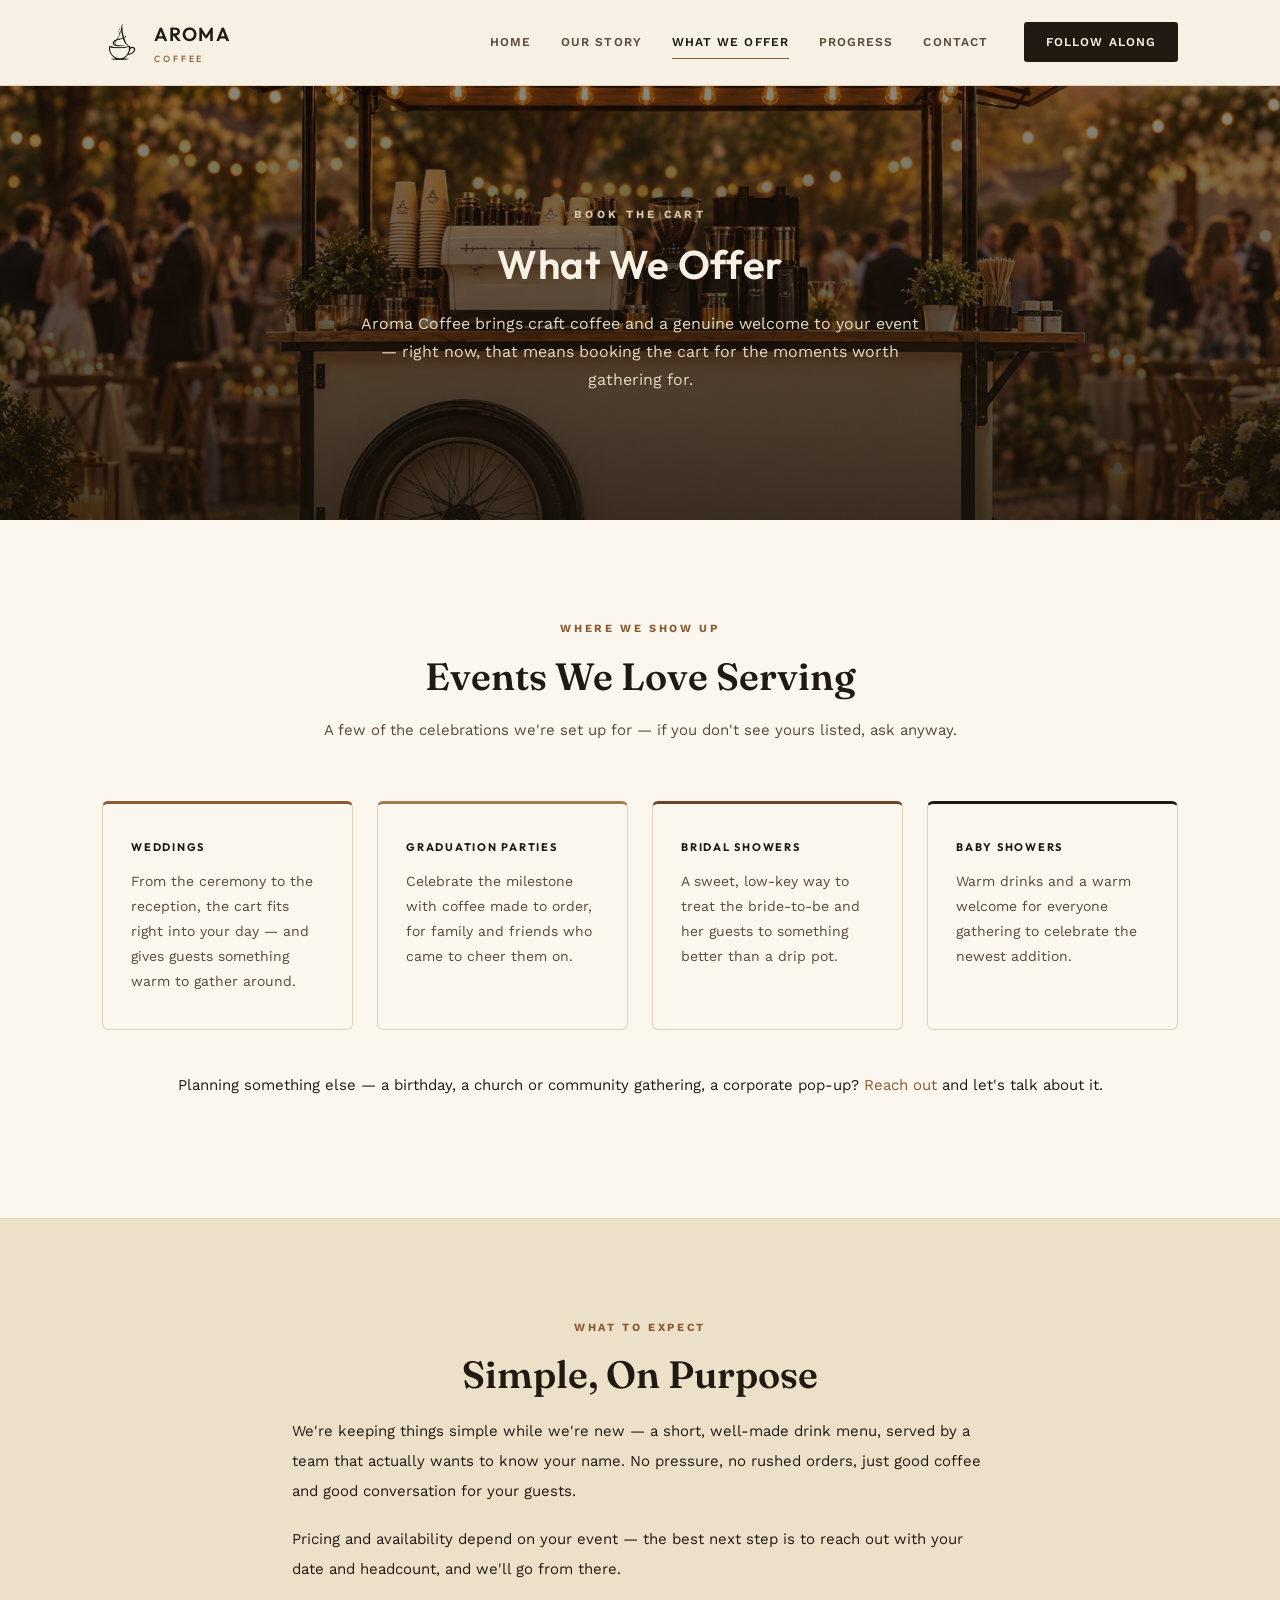
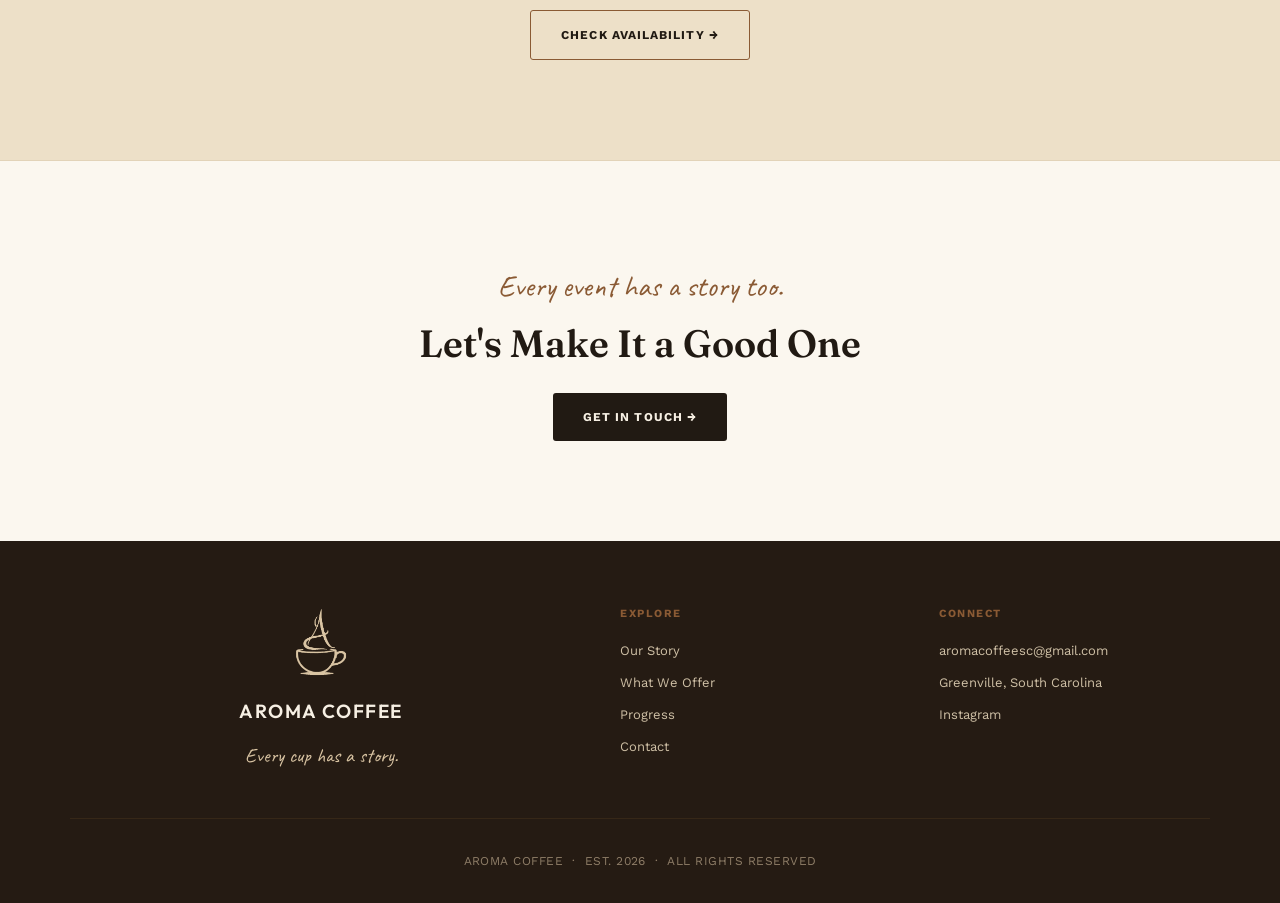
<file: what-we-offer.html>
<!DOCTYPE html>
<html lang="en">
<head>
<meta charset="UTF-8">
<meta name="viewport" content="width=device-width, initial-scale=1.0">
<title>What We Offer — Aroma Coffee</title>
<meta name="description" content="Book the Aroma Coffee cart for weddings, graduation parties, bridal showers, and baby showers around Greenville, SC.">
<link rel="canonical" href="https://aromacoffeesc.com/what-we-offer">
<meta name="theme-color" content="#F7F0E4">
<link rel="icon" href="/images/favicon.ico?v=20261029g" sizes="48x48">
<link rel="icon" type="image/png" sizes="32x32" href="/images/favicon-32.png?v=20261029g">
<link rel="apple-touch-icon" href="/images/apple-touch-icon-180.png?v=20261029g">
<meta property="og:site_name" content="Aroma Coffee">
<meta property="og:type" content="website">
<meta property="og:title" content="What We Offer — Aroma Coffee">
<meta property="og:description" content="Book the Aroma Coffee cart for weddings, graduation parties, bridal showers, and baby showers around Greenville, SC.">
<meta property="og:url" content="https://aromacoffeesc.com/what-we-offer">
<meta property="og:image" content="https://aromacoffeesc.com/images/cart-event.jpg?v=20261029g">
<meta property="og:locale" content="en_US">
<meta name="twitter:card" content="summary_large_image">
<meta name="twitter:title" content="What We Offer — Aroma Coffee">
<meta name="twitter:description" content="Book the Aroma Coffee cart for weddings, graduation parties, bridal showers, and baby showers around Greenville, SC.">
<meta name="twitter:image" content="https://aromacoffeesc.com/images/cart-event.jpg?v=20261029g">
<link rel="preconnect" href="https://fonts.googleapis.com">
<link rel="preconnect" href="https://fonts.gstatic.com" crossorigin>
<link rel="stylesheet" href="https://fonts.googleapis.com/css2?family=Fraunces:ital,wght@0,500;0,600;1,500;1,600&family=Outfit:wght@400;500;600;700&family=Work+Sans:wght@300;400;500;600&family=Caveat:wght@500;600;700&display=swap">
<link rel="preload" as="image" href="/images/cart-event.jpg?v=20261029g">
<link rel="stylesheet" href="/styles.css">
</head>
<body>

<nav class="nav">
  <div class="nav-inner">
    <a href="/" class="nav-logo">
      <img src="/images/logo-icon-ink.png?v=20261029g" alt="">
      <span class="nav-logo-text">Aroma<span>Coffee</span></span>
    </a>
    <div class="nav-links">
      <a href="/">Home</a>
      <a href="/our-story">Our Story</a>
      <a href="/what-we-offer" class="active">What We Offer</a>
      <a href="/progress">Progress</a>
      <a href="/contact">Contact</a>
      <a href="https://www.instagram.com/aroma_coffee_sc/" target="_blank" rel="noopener" class="nav-cta">Follow Along</a>
    </div>
    <button class="nav-toggle" id="navToggle" aria-label="Open menu" aria-expanded="false">
      <span></span><span></span><span></span>
    </button>
  </div>
  <div class="nav-mobile-panel" id="navMobilePanel">
    <a href="/">Home</a>
    <a href="/our-story">Our Story</a>
    <a href="/what-we-offer" class="active">What We Offer</a>
    <a href="/progress">Progress</a>
    <a href="/contact">Contact</a>
    <a href="https://www.instagram.com/aroma_coffee_sc/" target="_blank" rel="noopener" class="nav-cta">Follow Along</a>
  </div>
</nav>
<script>
(function() {
  var toggle = document.getElementById('navToggle');
  var panel = document.getElementById('navMobilePanel');
  if (toggle && panel) {
    toggle.addEventListener('click', function() {
      var isOpen = panel.classList.toggle('open');
      toggle.classList.toggle('open', isOpen);
      toggle.setAttribute('aria-expanded', isOpen ? 'true' : 'false');
      toggle.setAttribute('aria-label', isOpen ? 'Close menu' : 'Open menu');
    });
  }
})();
</script>

<!-- HERO -->
<section class="hero" style="min-height:400px; background-image:url('/images/cart-event.jpg?v=20261029g'); background-position:center 30%;">
  <div class="hero-overlay"></div>
  <div class="hero-content">
    <div class="eyebrow">Book the Cart</div>
    <h1 class="hero-title" style="font-size:40px;">What We Offer</h1>
    <p class="hero-sub">Aroma Coffee brings craft coffee and a genuine welcome to your event — right now, that means booking the cart for the moments worth gathering for.</p>
  </div>
</section>

<!-- EVENT TYPES -->
<section class="section">
  <div class="container">
    <div class="section-head">
      <div class="section-eyebrow">Where We Show Up</div>
      <h2 class="section-title">Events We Love Serving</h2>
      <p class="section-sub">A few of the celebrations we're set up for — if you don't see yours listed, ask anyway.</p>
    </div>

    <div class="cards-grid">
      <div class="card">
        <div class="card-title">Weddings</div>
        <p>From the ceremony to the reception, the cart fits right into your day — and gives guests something warm to gather around.</p>
      </div>
      <div class="card">
        <div class="card-title">Graduation Parties</div>
        <p>Celebrate the milestone with coffee made to order, for family and friends who came to cheer them on.</p>
      </div>
      <div class="card">
        <div class="card-title">Bridal Showers</div>
        <p>A sweet, low-key way to treat the bride-to-be and her guests to something better than a drip pot.</p>
      </div>
      <div class="card">
        <div class="card-title">Baby Showers</div>
        <p>Warm drinks and a warm welcome for everyone gathering to celebrate the newest addition.</p>
      </div>
    </div>

    <p class="center body-text" style="margin-top:40px;">Planning something else — a birthday, a church or community gathering, a corporate pop-up? <a href="/contact" style="color:var(--leather);">Reach out</a> and let's talk about it.</p>
  </div>
</section>

<!-- WHAT TO EXPECT -->
<section class="section section-cream-deep section-border-top section-border-bottom">
  <div class="container-narrow center">
    <div class="section-eyebrow">What to Expect</div>
    <h2 class="section-title">Simple, On Purpose</h2>
    <p class="body-text" style="text-align:left;">We're keeping things simple while we're new — a short, well-made drink menu, served by a team that actually wants to know your name. No pressure, no rushed orders, just good coffee and good conversation for your guests.</p>
    <p class="body-text" style="text-align:left;">Pricing and availability depend on your event — the best next step is to reach out with your date and headcount, and we'll go from there.</p>
    <a href="/contact" class="btn btn-ink-outline" style="margin-top:8px;">Check Availability →</a>
  </div>
</section>

<!-- CLOSING -->
<section class="section center">
  <div class="container-narrow">
    <p class="script-tag">Every event has a story too.</p>
    <h2 class="section-title" style="margin-top:8px;">Let's Make It a Good One</h2>
    <a href="/contact" class="btn btn-dark" style="margin-top:8px;">Get In Touch →</a>
  </div>
</section>

<footer class="footer">
  <div class="footer-inner">
    <div class="footer-brand">
      <a href="/" aria-label="Back to home"><img loading="lazy" decoding="async" class="footer-logo" src="/images/logo-icon-tan.png?v=20261029g" alt="Aroma Coffee home"></a>
      <div class="footer-brand-name">Aroma Coffee</div>
      <p class="footer-tagline">Every cup has a story.</p>
    </div>
    <div class="footer-col">
      <h4>Explore</h4>
      <a href="/our-story">Our Story</a>
      <a href="/what-we-offer">What We Offer</a>
      <a href="/progress">Progress</a>
      <a href="/contact">Contact</a>
    </div>
    <div class="footer-col">
      <h4>Connect</h4>
      <a href="mailto:aromacoffeesc@gmail.com">aromacoffeesc@gmail.com</a>
      <p>Greenville, South Carolina</p>
      <a href="https://www.instagram.com/aroma_coffee_sc/" target="_blank" rel="noopener">Instagram</a>
    </div>
  </div>
  <div class="footer-bottom">
    <p>AROMA COFFEE &nbsp;&middot;&nbsp; EST. 2026 &nbsp;&middot;&nbsp; ALL RIGHTS RESERVED</p>
  </div>
</footer>

<script src="/motion.js" defer></script>
</body>
</html>
</file>
<file: styles.css>
* { box-sizing: border-box; margin: 0; padding: 0; }

:root {
  --ink: #211a13;
  --ink-soft: #59493b;
  --cream: #f7f0e4;
  --cream-deep: #ede0c8;
  --paper: #fbf7ef;
  --leather: #8a5a34;
  --leather-deep: #6b4526;
  --tan: #d9c4a3;
  --tan-line: #e2d3b8;
  --espresso: #251b13;
  --espresso-soft: #362717;
}

html { scroll-behavior: smooth; }

body {
  font-family: 'Work Sans', sans-serif;
  background: var(--paper);
  color: var(--ink);
  line-height: 1.7;
  -webkit-font-smoothing: antialiased;
}

a { color: inherit; text-decoration: none; }
img { max-width: 100%; display: block; }

.container { max-width: 1140px; margin: 0 auto; padding: 0 32px; }
.container-narrow { max-width: 760px; margin: 0 auto; padding: 0 32px; }

/* ───────────── NAV ───────────── */
.nav {
  position: sticky;
  top: 0;
  z-index: 100;
  background: rgba(247, 240, 228, 0.94);
  backdrop-filter: blur(8px);
  border-bottom: 1px solid var(--tan-line);
}
.nav-inner {
  max-width: 1140px;
  margin: 0 auto;
  padding: 18px 32px;
  display: flex;
  align-items: center;
  justify-content: space-between;
}
.nav-logo { display: flex; align-items: center; gap: 12px; }
.nav-logo img { width: 40px; height: 40px; object-fit: contain; }
.nav-logo-text {
  font-family: 'Outfit', sans-serif;
  font-size: 19px;
  font-weight: 600;
  letter-spacing: 0.06em;
  text-transform: uppercase;
  color: var(--ink);
}
.nav-logo-text span { display: block; font-size: 9px; font-weight: 500; letter-spacing: 0.32em; color: var(--leather); margin-top: 1px; }
.nav-links { display: flex; gap: 30px; align-items: center; }
.nav-links a {
  font-size: 12px;
  font-weight: 600;
  letter-spacing: 0.09em;
  text-transform: uppercase;
  color: var(--ink-soft);
  transition: color 0.2s;
  padding: 6px 0;
  border-bottom: 1px solid transparent;
}
.nav-links a:hover, .nav-links a.active { color: var(--ink); border-bottom-color: var(--leather); }
.nav-cta {
  display: inline-block;
  background: var(--ink);
  color: var(--cream) !important;
  padding: 10px 22px !important;
  margin-left: 6px;
  border-radius: 3px;
  border-bottom: none !important;
  transition: background 0.2s;
}
.nav-cta:hover { background: var(--espresso-soft); border-bottom: none !important; }

.nav-toggle {
  display: none;
  background: none; border: none; cursor: pointer;
  padding: 6px; width: 32px; height: 32px;
  flex-direction: column; justify-content: center; align-items: center;
}
.nav-toggle span { display: block; width: 22px; height: 2px; background: var(--ink); margin-bottom: 5px; transition: transform 0.25s, opacity 0.25s; }
.nav-toggle span:last-child { margin-bottom: 0; }
.nav-toggle.open span:nth-child(1) { transform: translateY(7px) rotate(45deg); }
.nav-toggle.open span:nth-child(2) { opacity: 0; }
.nav-toggle.open span:nth-child(3) { transform: translateY(-7px) rotate(-45deg); margin-bottom: 0; }

.nav-mobile-panel { display: none; flex-direction: column; background: var(--paper); border-top: 1px solid var(--tan-line); padding: 8px 32px 20px; }
.nav-mobile-panel.open { display: flex; }
.nav-mobile-panel a { font-size: 15px; font-weight: 600; color: var(--ink); padding: 14px 0; border-bottom: 1px solid var(--tan-line); }
.nav-mobile-panel a:last-child { border-bottom: none; }
.nav-mobile-panel a.active { color: var(--leather); }
.nav-mobile-panel .nav-cta { margin: 14px 0 0; text-align: center; display: block; }

@media (max-width: 860px) {
  .nav-links { display: none; }
  .nav-toggle { display: flex; }
}

/* ───────────── HERO ───────────── */
.hero {
  position: relative;
  min-height: 88vh;
  display: flex;
  flex-direction: column;
  align-items: center;
  justify-content: center;
  text-align: center;
  padding: 120px 32px 90px;
  overflow: hidden;
  background-size: cover;
  background-position: center;
  background-repeat: no-repeat;
}
.hero::before {
  content: "";
  position: absolute; inset: 0;
  background: inherit; background-size: cover; background-position: center;
  z-index: 0;
}
.hero-overlay {
  position: absolute; inset: 0;
  background: linear-gradient(180deg, rgba(24,17,10,0.5) 0%, rgba(24,17,10,0.82) 100%);
  z-index: 1;
}
.hero-content { position: relative; z-index: 2; max-width: 760px; }
.eyebrow {
  font-size: 11px; font-weight: 700; letter-spacing: 0.3em; text-transform: uppercase;
  color: var(--tan); margin-bottom: 18px;
}
.hero-script {
  font-family: 'Caveat', cursive;
  font-size: 30px;
  color: var(--tan);
  margin-bottom: 6px;
}
.hero-title {
  font-family: 'Outfit', sans-serif;
  font-size: 58px;
  font-weight: 600;
  letter-spacing: 0.01em;
  color: var(--cream);
  line-height: 1.14;
  margin-bottom: 22px;
}
.hero-rule { width: 50px; height: 2px; background: var(--leather); margin: 22px auto; }
.hero-sub {
  font-size: 16px; font-weight: 400; color: #E4D9C4; max-width: 560px;
  margin: 0 auto 36px; line-height: 1.75;
}
.hero-ctas { display: flex; gap: 16px; justify-content: center; flex-wrap: wrap; }

@media (prefers-reduced-motion: no-preference) {
  .hero::before { animation: heroDrift 20s ease-out forwards; }
  @keyframes heroDrift { from { transform: scale(1); } to { transform: scale(1.06); } }
  .hero-content > * { opacity: 0; animation: fadeUp 0.9s ease forwards; }
  .hero-content > *:nth-child(1) { animation-delay: 0.15s; }
  .hero-content > *:nth-child(2) { animation-delay: 0.3s; }
  .hero-content > *:nth-child(3) { animation-delay: 0.45s; }
  .hero-content > *:nth-child(4) { animation-delay: 0.6s; }
  .hero-content > *:nth-child(5) { animation-delay: 0.75s; }
  @keyframes fadeUp { from { opacity: 0; transform: translateY(16px); } to { opacity: 1; transform: none; } }
  .reveal { opacity: 0; transform: translateY(20px); transition: opacity 0.8s ease, transform 0.8s ease; }
  .reveal.in { opacity: 1; transform: none; }
}

.hero-scroll {
  position: absolute; bottom: 34px; left: 50%; width: 20px; height: 20px; margin-left: -10px;
  border-right: 2px solid rgba(247,240,228,0.85); border-bottom: 2px solid rgba(247,240,228,0.85);
  transform: rotate(45deg); z-index: 2;
}
@media (prefers-reduced-motion: no-preference) {
  .hero-scroll { animation: scrollBounce 2.2s ease-in-out infinite; }
  @keyframes scrollBounce {
    0%, 100% { transform: rotate(45deg) translate(0,0); opacity: 0.85; }
    50% { transform: rotate(45deg) translate(6px,6px); opacity: 0.4; }
  }
}

/* ───────────── BUTTONS ───────────── */
.btn {
  display: inline-block; padding: 14px 30px; border-radius: 3px;
  font-size: 12px; font-weight: 700; letter-spacing: 0.09em; text-transform: uppercase;
  transition: all 0.2s, transform 0.25s ease, box-shadow 0.25s ease; cursor: pointer; border: none;
}
.btn:hover { transform: translateY(-2px); box-shadow: 0 8px 20px rgba(33,26,19,0.18); }
.btn-primary { background: var(--leather); color: var(--cream); }
.btn-primary:hover { background: var(--leather-deep); }
.btn-outline { background: transparent; color: var(--cream); border: 1.5px solid var(--cream); }
.btn-outline:hover { background: rgba(255,255,255,0.12); }
.btn-dark { background: var(--ink); color: var(--cream); }
.btn-dark:hover { background: var(--espresso-soft); }
.btn-ink-outline { background: transparent; color: var(--ink); border: 1.5px solid var(--leather); }
.btn-ink-outline:hover { background: var(--leather); color: var(--cream); }

/* ───────────── SECTIONS ───────────── */
.section { padding: 100px 32px; }
.section-tight { padding: 64px 32px; }
.section-cream-deep { background: var(--cream-deep); }
.section-espresso { background: var(--espresso); color: var(--cream); }
.section-border-top { border-top: 1px solid var(--tan-line); }
.section-border-bottom { border-bottom: 1px solid var(--tan-line); }

.section-head { text-align: center; max-width: 640px; margin: 0 auto 56px; }
.section-eyebrow { font-size: 11px; font-weight: 700; letter-spacing: 0.24em; text-transform: uppercase; color: var(--leather); margin-bottom: 14px; }
.section-eyebrow.light { color: var(--tan); }
.section-title { font-family: 'Fraunces', serif; font-size: 38px; font-weight: 600; color: var(--ink); line-height: 1.28; margin-bottom: 16px; }
.section-title.light { color: var(--cream); }
.section-sub { font-size: 15px; color: var(--ink-soft); line-height: 1.85; }
.section-sub.light { color: #D8CBB4; }

/* ───────────── SCRIPT / QUOTE BLOCK ───────────── */
.quote-block { text-align: center; padding: 44px 48px; margin: 32px auto; background: var(--espresso); border-radius: 6px; max-width: 700px; }
.quote-text { font-family: 'Fraunces', serif; font-style: italic; font-size: 20px; font-weight: 500; line-height: 1.7; color: var(--cream); }
.quote-cite { display: block; font-size: 10px; font-weight: 700; letter-spacing: 0.2em; text-transform: uppercase; color: var(--tan); margin-top: 16px; }

.script-tag { font-family: 'Caveat', cursive; font-size: 30px; color: var(--leather); }

.pull-quote { border-left: 3px solid var(--leather); padding: 14px 26px; margin: 32px 0; }
.pull-quote p { font-family: 'Fraunces', serif; font-size: 21px; font-style: italic; font-weight: 500; line-height: 1.6; color: var(--ink); }

/* ───────────── CARDS ───────────── */
.cards-grid { display: flex; flex-wrap: wrap; gap: 24px; }
.cards-grid .card { flex: 1 1 240px; }
.card {
  background: var(--paper); border: 1px solid var(--tan-line); border-radius: 6px;
  padding: 34px 28px; border-top: 3px solid var(--leather);
  transition: transform 0.25s ease, box-shadow 0.25s ease;
}
.card:hover { transform: translateY(-4px); box-shadow: 0 14px 30px rgba(33,26,19,0.08); }
.card:nth-child(2) { border-top-color: #A47B4E; }
.card:nth-child(3) { border-top-color: #6B4526; }
.card:nth-child(4) { border-top-color: var(--ink); }
.card-title { font-family: 'Outfit', sans-serif; font-size: 11px; font-weight: 700; letter-spacing: 0.16em; text-transform: uppercase; color: var(--ink); margin-bottom: 12px; }
.card p { font-size: 14px; color: var(--ink-soft); line-height: 1.8; }

/* ───────────── TIMELINE / PHASES ───────────── */
.phase-list { position: relative; padding-left: 30px; }
.phase-list::before { content: ""; position: absolute; left: 5px; top: 40px; bottom: 40px; width: 2px; background: var(--tan-line); }
.phase-item { position: relative; display: flex; gap: 32px; padding: 36px 0; border-bottom: 1px solid var(--tan-line); }
.phase-item > div:first-child { flex: 0 0 140px; }
.phase-item > div:last-child { flex: 1 1 auto; }
.phase-item:last-child { border-bottom: none; }
.phase-item::before {
  content: ""; position: absolute; left: -30px; top: 44px; width: 12px; height: 12px; border-radius: 50%;
  background: var(--paper); border: 2px solid var(--tan);
}
.phase-item:has(.phase-status.complete)::before,
.phase-item:has(.phase-status.active)::before { background: var(--leather); border-color: var(--leather); }
@media (prefers-reduced-motion: no-preference) {
  .phase-item:has(.phase-status.active)::before { animation: pulse 2.4s ease-in-out infinite; }
  @keyframes pulse { 0%, 100% { box-shadow: 0 0 0 0 rgba(138,90,52,0.4); } 50% { box-shadow: 0 0 0 9px rgba(138,90,52,0); } }
}
.phase-tag { font-size: 11px; font-weight: 700; letter-spacing: 0.14em; text-transform: uppercase; color: var(--ink-soft); }
.phase-tag.active { color: var(--leather); }
.phase-title { font-family: 'Fraunces', serif; font-size: 23px; font-weight: 600; color: var(--ink); margin-bottom: 8px; }
.phase-desc { font-size: 14px; color: var(--ink-soft); line-height: 1.8; max-width: 560px; }
.phase-status { display: inline-block; margin-top: 12px; padding: 4px 12px; border-radius: 2px; font-size: 10px; font-weight: 700; letter-spacing: 0.1em; text-transform: uppercase; }
.phase-status.complete { background: #E7DFC9; color: var(--leather-deep); }
.phase-status.active { background: #EFE2CB; color: var(--leather-deep); }
.phase-status.upcoming { background: #EFEAE0; color: var(--ink-soft); }

@media (max-width: 680px) { .phase-item { flex-direction: column; gap: 8px; } }

/* ───────────── IMAGE BLOCKS ───────────── */
.img-full { width: 100%; height: 440px; object-fit: cover; display: block; }
.img-wrap { position: relative; overflow: hidden; }
.img-caption {
  position: absolute; bottom: 0; left: 0; right: 0; padding: 32px 40px 24px;
  background: linear-gradient(to top, rgba(24,17,10,0.82) 0%, transparent 100%);
  font-family: 'Fraunces', serif; font-size: 14px; font-style: italic; color: var(--cream);
}
.two-col-img { display: flex; gap: 2px; }
.two-col-img img { width: 50%; height: 320px; object-fit: cover; }

/* ───────────── FORMS ───────────── */
.form-box { background: var(--paper); border: 1px solid var(--tan-line); border-radius: 8px; padding: 40px; max-width: 480px; margin: 0 auto; }
.form-box.dark { background: var(--espresso); border-color: var(--espresso-soft); }
.form-label { display: block; font-size: 11px; font-weight: 700; letter-spacing: 0.08em; text-transform: uppercase; color: var(--ink-soft); margin-bottom: 8px; }
.form-box.dark .form-label { color: #C3B49B; }
.form-input {
  width: 100%; padding: 12px 14px; border: 1px solid var(--tan-line); border-radius: 4px;
  font-family: 'Work Sans', sans-serif; font-size: 14px; background: #fff; margin-bottom: 20px; color: var(--ink);
}
.form-input:focus { outline: 2px solid var(--leather); border-color: var(--leather); }
.form-submit {
  width: 100%; padding: 14px; background: var(--ink); color: var(--cream); border: none; border-radius: 4px;
  font-size: 13px; font-weight: 700; letter-spacing: 0.07em; text-transform: uppercase; cursor: pointer;
}
.form-submit:hover { background: var(--espresso-soft); }
.form-note { font-size: 12px; color: var(--ink-soft); margin-top: 14px; text-align: center; line-height: 1.6; }
.form-box.dark .form-note { color: #B0A088; }

/* ───────────── FOOTER ───────────── */
.footer { background: var(--espresso); padding: 64px 32px 32px; }
.footer-inner { max-width: 1140px; margin: 0 auto; display: flex; flex-wrap: wrap; gap: 48px; margin-bottom: 48px; }
.footer-brand { flex: 2 1 280px; display: flex; flex-direction: column; align-items: center; text-align: center; gap: 14px; }
.footer-col { flex: 1 1 160px; }
.footer-logo { width: 74px; height: 74px; object-fit: contain; margin-bottom: 2px; }
.footer-brand-name { font-family: 'Outfit', sans-serif; font-size: 19px; font-weight: 600; letter-spacing: 0.08em; text-transform: uppercase; color: var(--cream); }
.footer-tagline { font-family: 'Caveat', cursive; font-size: 20px; color: var(--tan); max-width: 280px; line-height: 1.4; }
.footer-col h4 { font-size: 11px; font-weight: 700; letter-spacing: 0.14em; text-transform: uppercase; color: var(--leather); margin-bottom: 16px; }
.footer-col a, .footer-col p { display: block; font-size: 13px; color: #CFC0A6; margin-bottom: 10px; }
.footer-col a:hover { color: var(--cream); }
.footer-bottom { max-width: 1140px; margin: 0 auto; padding-top: 32px; border-top: 1px solid var(--espresso-soft); text-align: center; }
.footer-bottom p { font-size: 12px; color: #8F7E68; letter-spacing: 0.04em; }

@media (max-width: 760px) {
  .footer-inner { flex-direction: column; gap: 32px; }
  .hero-title { font-size: 40px; }
  .section-title { font-size: 28px; }
  .two-col-img { flex-direction: column; }
  .two-col-img img { width: 100%; height: 260px; }
}

/* ───────────── MISC ───────────── */
.body-text { font-size: 15px; line-height: 2; color: var(--ink); margin-bottom: 18px; }
.dropcap::first-letter { font-family: 'Fraunces', serif; font-size: 3.1em; float: left; line-height: 0.85; padding: 4px 10px 0 0; color: var(--leather); }
.center { text-align: center; }
.mb-sm { margin-bottom: 16px; }
.mb-md { margin-bottom: 32px; }
.mb-lg { margin-bottom: 56px; }

.badge {
  display: inline-block; padding: 6px 14px; border-radius: 2px; font-size: 10px; font-weight: 700;
  letter-spacing: 0.12em; text-transform: uppercase; background: var(--leather); color: var(--cream); margin-bottom: 16px;
}

.impact-stat { text-align: center; }
.impact-stat .num { font-family: 'Fraunces', serif; font-size: 42px; font-weight: 600; color: var(--tan); line-height: 1; margin-bottom: 8px; }
.impact-stat .label { font-size: 12px; letter-spacing: 0.06em; text-transform: uppercase; color: #C3B49B; }

/* ───────────── MISSION BAND ───────────── */
.mission-band { position: relative; overflow: hidden; }
.mission-band img { width: 100%; height: 520px; object-fit: cover; object-position: center 30%; display: block; }
.mission-band-overlay {
  position: absolute; inset: 0; background: linear-gradient(180deg, rgba(24,17,10,0.3) 0%, rgba(24,17,10,0.76) 100%);
  display: flex; flex-direction: column; align-items: center; justify-content: center; text-align: center; padding: 40px 32px;
}
.mission-band-quote {
  font-family: 'Fraunces', serif; font-size: 30px; font-style: italic; font-weight: 500;
  color: var(--cream); line-height: 1.5; max-width: 660px; text-shadow: 0 1px 10px rgba(0,0,0,0.4);
}
@media (max-width: 680px) { .mission-band-quote { font-size: 22px; } .mission-band img { height: 420px; } }

/* ───────────── MENU ───────────── */
.menu-cols { display: flex; flex-wrap: wrap; gap: 48px; }
.menu-col { flex: 1 1 260px; }
.menu-group { margin-bottom: 30px; }
.menu-group h4 { font-family: 'Outfit', sans-serif; font-size: 11px; font-weight: 700; letter-spacing: 0.14em; text-transform: uppercase; color: var(--leather); margin-bottom: 12px; }
.menu-group ul { list-style: none; }
.menu-group li {
  display: flex; justify-content: space-between; padding: 9px 0; font-size: 14.5px; color: var(--ink);
  border-bottom: 1px dashed var(--tan-line);
}
.menu-group li span:last-child { color: var(--ink-soft); }
.menu-item-card {
  display: flex; align-items: center; gap: 16px; padding: 14px 0; border-bottom: 1px solid var(--tan-line);
}
.menu-item-card:last-child { border-bottom: none; }
.menu-item-card img { width: 64px; height: 64px; border-radius: 50%; object-fit: cover; flex-shrink: 0; }
.menu-item-card .name { font-family: 'Outfit', sans-serif; font-size: 14px; font-weight: 600; letter-spacing: 0.04em; text-transform: uppercase; color: var(--ink); }
</file>
